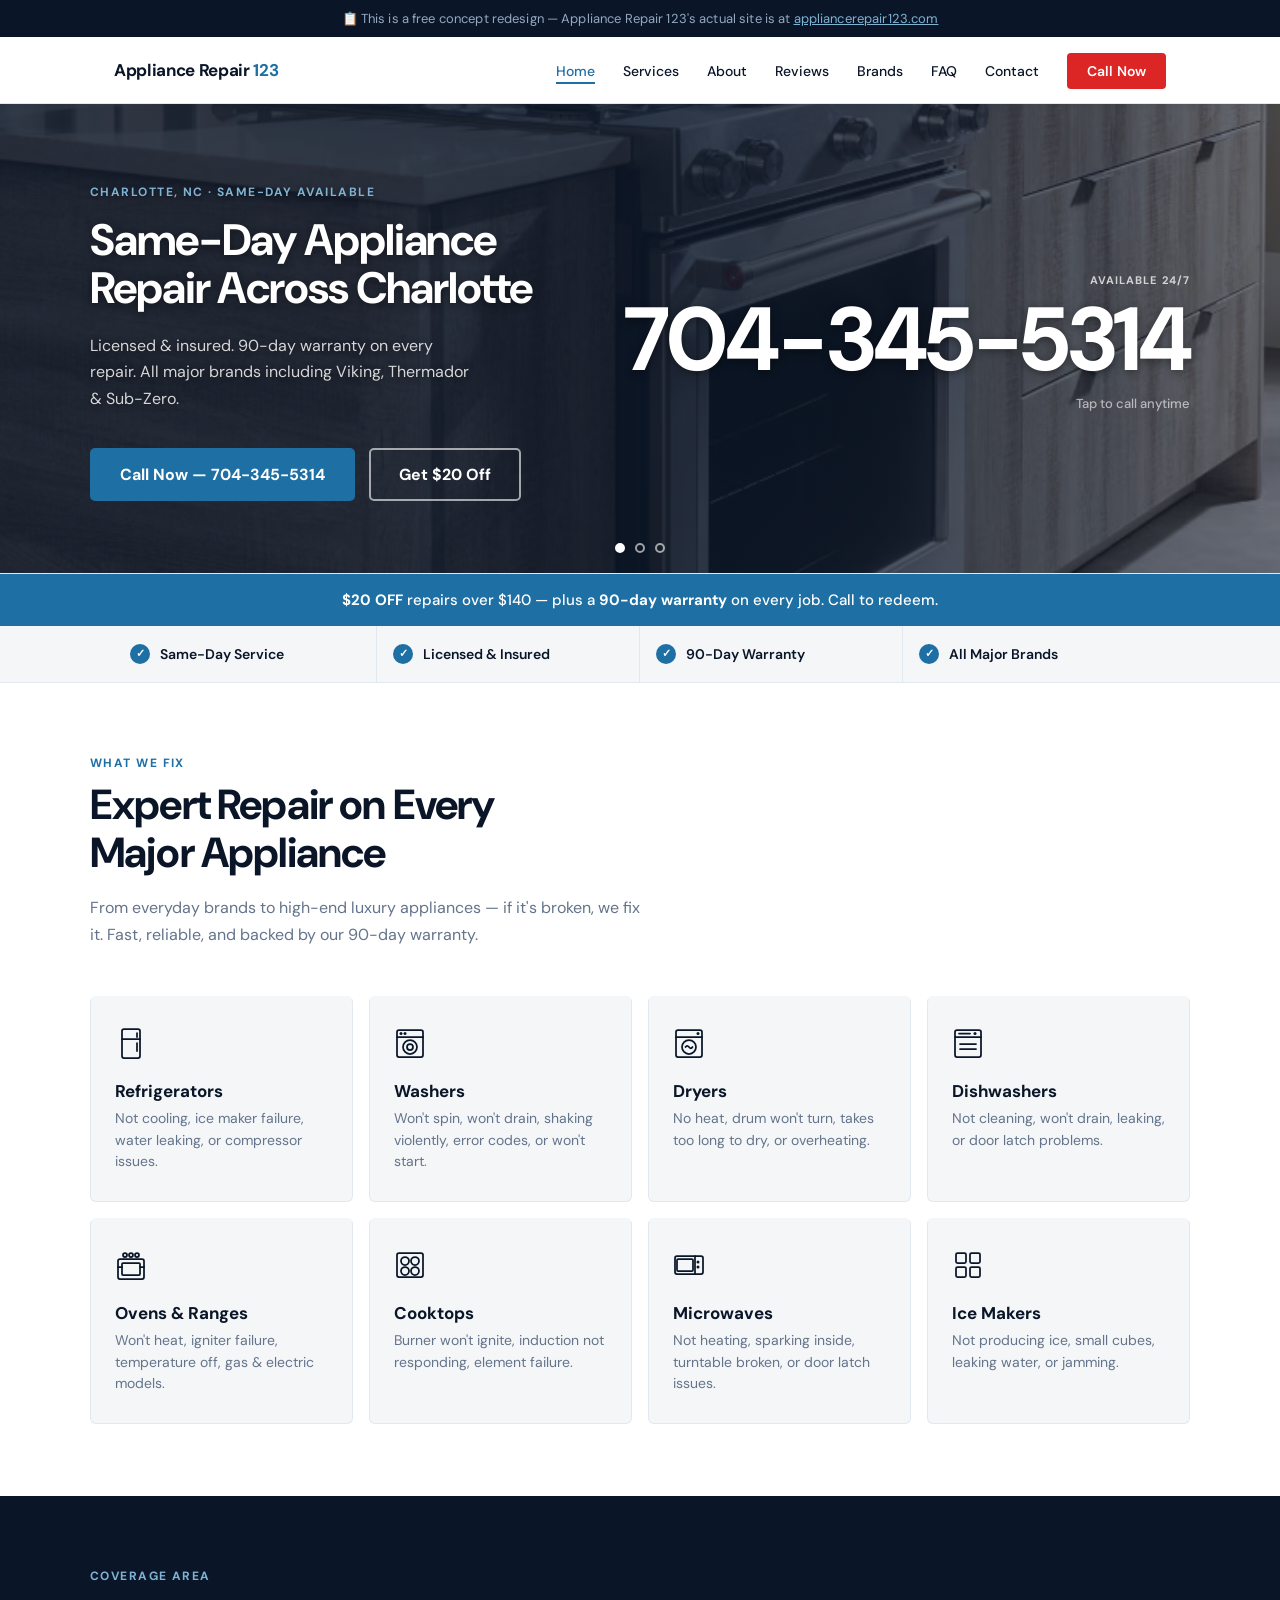
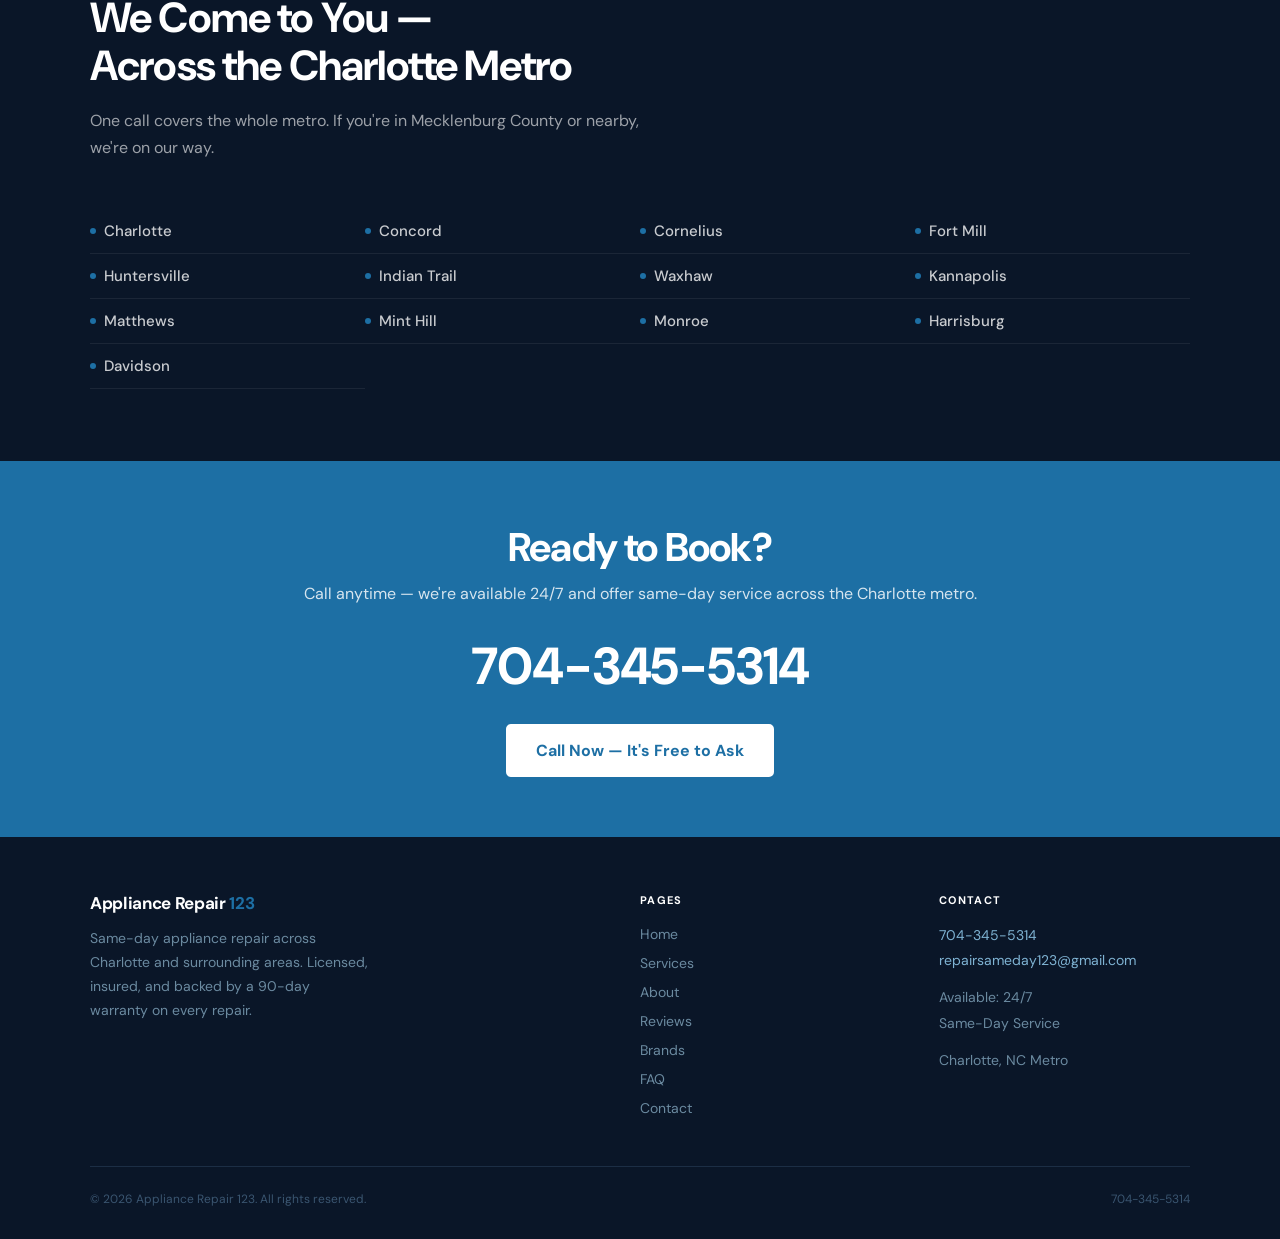
<file: index.html>
<!DOCTYPE html>
<html lang="en">
<head>
  <meta charset="UTF-8">
  <meta name="viewport" content="width=device-width, initial-scale=1.0">
  <title>Appliance Repair 123 — Same-Day Repair in Charlotte, NC</title>
  <meta name="description" content="Same-day appliance repair across the Charlotte metro. Licensed & insured. 90-day warranty. All major brands including Viking, Thermador & Sub-Zero. Call 704-345-5314.">
  <link rel="preconnect" href="https://fonts.googleapis.com">
  <link rel="preconnect" href="https://fonts.gstatic.com" crossorigin>
  <link href="https://fonts.googleapis.com/css2?family=DM+Sans:wght@400;500;700&display=swap" rel="stylesheet">
  <link rel="stylesheet" href="css/styles.css">
</head>
<body>

  <div class="concept-banner">
    📋 This is a free concept redesign — Appliance Repair 123's actual site is at <a href="https://appliancerepair123.com" target="_blank" rel="noopener">appliancerepair123.com</a>
  </div>

  <nav>
    <div class="nav-inner">
      <a href="index.html" class="nav-logo">Appliance Repair <span>123</span></a>
      <ul class="nav-links">
        <li><a href="index.html" class="active">Home</a></li>
        <li><a href="services.html">Services</a></li>
        <li><a href="about.html">About</a></li>
        <li><a href="testimonials.html">Reviews</a></li>
        <li><a href="brands.html">Brands</a></li>
        <li><a href="faq.html">FAQ</a></li>
        <li><a href="contact.html">Contact</a></li>
        <li><a href="tel:7043455314" class="nav-cta">Call Now</a></li>
      </ul>
      <button class="hamburger" id="hamburger" aria-label="Open menu">
        <span></span><span></span><span></span>
      </button>
    </div>
    <div class="mobile-menu" id="mobileMenu">
      <ul>
        <li><a href="index.html" class="active">Home</a></li>
        <li><a href="services.html">Services</a></li>
        <li><a href="about.html">About</a></li>
        <li><a href="testimonials.html">Reviews</a></li>
        <li><a href="brands.html">Brands</a></li>
        <li><a href="faq.html">FAQ</a></li>
        <li><a href="contact.html">Contact</a></li>
        <li><a href="tel:7043455314">📞 Call 704-345-5314</a></li>
      </ul>
    </div>
  </nav>

  <!-- HERO -->
  <section class="hero">
    <div class="hero-slides">
      <div class="hero-slide active" style="background-image: url('images/Range-image.avif');"></div>
      <div class="hero-slide" style="background-image: url('images/laundry.webp');"></div>
      <div class="hero-slide" style="background-image: url('images/knobs.jpg');"></div>
    </div>
    <div class="hero-overlay"></div>

    <div class="hero-inner">
      <div class="hero-content">
        <p class="hero-eyebrow">Charlotte, NC · Same-Day Available</p>
        <h1>Same-Day Appliance<br>Repair Across Charlotte</h1>
        <p class="hero-sub">Licensed &amp; insured. 90-day warranty on every repair. All major brands including Viking, Thermador &amp; Sub-Zero.</p>
        <div class="hero-ctas">
          <a href="tel:7043455314" class="btn-primary">Call Now — 704-345-5314</a>
          <a href="#offer" class="btn-outline">Get $20 Off</a>
        </div>
      </div>
      <div class="hero-phone-wrap">
        <p class="hero-phone-label">Available 24/7</p>
        <a href="tel:7043455314" class="hero-phone">704-345-5314</a>
        <p class="hero-phone-sub">Tap to call anytime</p>
      </div>
    </div>

    <div class="hero-dots">
      <button class="hero-dot active" data-index="0" aria-label="Slide 1"></button>
      <button class="hero-dot" data-index="1" aria-label="Slide 2"></button>
      <button class="hero-dot" data-index="2" aria-label="Slide 3"></button>
    </div>
  </section>

  <!-- OFFER BANNER -->
  <div class="offer-banner" id="offer">
    <p><strong>$20 OFF</strong> repairs over $140 — plus a <strong>90-day warranty</strong> on every job. Call to redeem.</p>
  </div>

  <!-- TRUST BAR -->
  <div class="trust-bar">
    <div class="trust-inner">
      <div class="trust-item"><span class="trust-check">✓</span> Same-Day Service</div>
      <div class="trust-item"><span class="trust-check">✓</span> Licensed &amp; Insured</div>
      <div class="trust-item"><span class="trust-check">✓</span> 90-Day Warranty</div>
      <div class="trust-item"><span class="trust-check">✓</span> All Major Brands</div>
    </div>
  </div>

  <!-- SERVICES GRID -->
  <section class="services-section">
    <div class="section-inner">
      <p class="section-eyebrow">What We Fix</p>
      <h2 class="section-title">Expert Repair on Every<br>Major Appliance</h2>
      <p class="section-sub">From everyday brands to high-end luxury appliances — if it's broken, we fix it. Fast, reliable, and backed by our 90-day warranty.</p>
      <div class="services-grid">

        <div class="service-card">
          <div class="card-icon"><svg width="32" height="32" viewBox="0 0 32 32" fill="none" stroke="#0a1628" stroke-width="1.75" stroke-linecap="round" stroke-linejoin="round"><rect x="7" y="2" width="18" height="29" rx="2"/><line x1="7" y1="12" x2="25" y2="12"/><line x1="22" y1="6" x2="22" y2="10"/><line x1="22" y1="16" x2="22" y2="24"/></svg></div>
          <h3>Refrigerators</h3>
          <p>Not cooling, ice maker failure, water leaking, or compressor issues.</p>
        </div>

        <div class="service-card">
          <div class="card-icon"><svg width="32" height="32" viewBox="0 0 32 32" fill="none" stroke="#0a1628" stroke-width="1.75" stroke-linecap="round" stroke-linejoin="round"><rect x="3" y="3" width="26" height="27" rx="2"/><line x1="3" y1="10" x2="29" y2="10"/><circle cx="16" cy="20" r="7"/><circle cx="16" cy="20" r="3"/><circle cx="7" cy="6.5" r="1.5" fill="#0a1628" stroke="none"/><circle cx="11" cy="6.5" r="1.5" fill="#0a1628" stroke="none"/></svg></div>
          <h3>Washers</h3>
          <p>Won't spin, won't drain, shaking violently, error codes, or won't start.</p>
        </div>

        <div class="service-card">
          <div class="card-icon"><svg width="32" height="32" viewBox="0 0 32 32" fill="none" stroke="#0a1628" stroke-width="1.75" stroke-linecap="round" stroke-linejoin="round"><rect x="3" y="3" width="26" height="27" rx="2"/><line x1="3" y1="10" x2="29" y2="10"/><circle cx="16" cy="20" r="7"/><path d="M12.5 20 Q14 17.5 16 20 Q18 22.5 19.5 20"/><circle cx="25" cy="6.5" r="1.5" fill="#0a1628" stroke="none"/></svg></div>
          <h3>Dryers</h3>
          <p>No heat, drum won't turn, takes too long to dry, or overheating.</p>
        </div>

        <div class="service-card">
          <div class="card-icon"><svg width="32" height="32" viewBox="0 0 32 32" fill="none" stroke="#0a1628" stroke-width="1.75" stroke-linecap="round" stroke-linejoin="round"><rect x="3" y="3" width="26" height="27" rx="2"/><line x1="3" y1="10" x2="29" y2="10"/><line x1="8" y1="17" x2="24" y2="17"/><line x1="8" y1="22" x2="24" y2="22"/><line x1="7" y1="6.5" x2="18" y2="6.5"/><circle cx="23" cy="6.5" r="1.5" fill="#0a1628" stroke="none"/></svg></div>
          <h3>Dishwashers</h3>
          <p>Not cleaning, won't drain, leaking, or door latch problems.</p>
        </div>

        <div class="service-card">
          <div class="card-icon"><svg width="32" height="32" viewBox="0 0 32 32" fill="none" stroke="#0a1628" stroke-width="1.75" stroke-linecap="round" stroke-linejoin="round"><circle cx="10" cy="6" r="2"/><circle cx="16" cy="6" r="2"/><circle cx="22" cy="6" r="2"/><rect x="3" y="10" width="26" height="20" rx="2"/><rect x="7" y="14" width="18" height="12" rx="1"/><line x1="3" y1="18" x2="7" y2="18"/><line x1="25" y1="18" x2="29" y2="18"/></svg></div>
          <h3>Ovens &amp; Ranges</h3>
          <p>Won't heat, igniter failure, temperature off, gas &amp; electric models.</p>
        </div>

        <div class="service-card">
          <div class="card-icon"><svg width="32" height="32" viewBox="0 0 32 32" fill="none" stroke="#0a1628" stroke-width="1.75" stroke-linecap="round" stroke-linejoin="round"><rect x="3" y="4" width="26" height="24" rx="2"/><circle cx="11" cy="12" r="4"/><circle cx="21" cy="12" r="4"/><circle cx="11" cy="22" r="4"/><circle cx="21" cy="22" r="4"/></svg></div>
          <h3>Cooktops</h3>
          <p>Burner won't ignite, induction not responding, element failure.</p>
        </div>

        <div class="service-card">
          <div class="card-icon"><svg width="32" height="32" viewBox="0 0 32 32" fill="none" stroke="#0a1628" stroke-width="1.75" stroke-linecap="round" stroke-linejoin="round"><rect x="2" y="7" width="28" height="18" rx="2"/><line x1="22" y1="7" x2="22" y2="25"/><rect x="4" y="10" width="16" height="12" rx="1"/><circle cx="25" cy="13" r="1.5" fill="#0a1628" stroke="none"/><circle cx="25" cy="18" r="1.5" fill="#0a1628" stroke="none"/></svg></div>
          <h3>Microwaves</h3>
          <p>Not heating, sparking inside, turntable broken, or door latch issues.</p>
        </div>

        <div class="service-card">
          <div class="card-icon"><svg width="32" height="32" viewBox="0 0 32 32" fill="none" stroke="#0a1628" stroke-width="1.75" stroke-linecap="round" stroke-linejoin="round"><rect x="4" y="4" width="10" height="10" rx="1.5"/><rect x="18" y="4" width="10" height="10" rx="1.5"/><rect x="4" y="18" width="10" height="10" rx="1.5"/><rect x="18" y="18" width="10" height="10" rx="1.5"/></svg></div>
          <h3>Ice Makers</h3>
          <p>Not producing ice, small cubes, leaking water, or jamming.</p>
        </div>

      </div>
    </div>
  </section>

  <!-- SERVICE AREA -->
  <section class="service-area">
    <div class="section-inner">
      <p class="section-eyebrow">Coverage Area</p>
      <h2 class="section-title">We Come to You —<br>Across the Charlotte Metro</h2>
      <p class="section-sub">One call covers the whole metro. If you're in Mecklenburg County or nearby, we're on our way.</p>
      <div class="cities-grid">
        <div class="city-item">Charlotte</div>
        <div class="city-item">Concord</div>
        <div class="city-item">Cornelius</div>
        <div class="city-item">Fort Mill</div>
        <div class="city-item">Huntersville</div>
        <div class="city-item">Indian Trail</div>
        <div class="city-item">Waxhaw</div>
        <div class="city-item">Kannapolis</div>
        <div class="city-item">Matthews</div>
        <div class="city-item">Mint Hill</div>
        <div class="city-item">Monroe</div>
        <div class="city-item">Harrisburg</div>
        <div class="city-item">Davidson</div>
      </div>
    </div>
  </section>

  <!-- CTA STRIP -->
  <div class="cta-strip">
    <h2>Ready to Book?</h2>
    <p>Call anytime — we're available 24/7 and offer same-day service across the Charlotte metro.</p>
    <a href="tel:7043455314" class="phone-link">704-345-5314</a>
    <a href="tel:7043455314" class="btn-white">Call Now — It's Free to Ask</a>
  </div>

  <!-- FOOTER -->
  <footer>
    <div class="footer-inner">
      <div class="footer-grid">
        <div class="footer-brand">
          <a href="index.html" class="nav-logo">Appliance Repair <span>123</span></a>
          <p>Same-day appliance repair across Charlotte and surrounding areas. Licensed, insured, and backed by a 90-day warranty on every repair.</p>
        </div>
        <div>
          <h4>Pages</h4>
          <ul>
            <li><a href="index.html">Home</a></li>
            <li><a href="services.html">Services</a></li>
            <li><a href="about.html">About</a></li>
            <li><a href="testimonials.html">Reviews</a></li>
            <li><a href="brands.html">Brands</a></li>
            <li><a href="faq.html">FAQ</a></li>
            <li><a href="contact.html">Contact</a></li>
          </ul>
        </div>
        <div class="footer-info">
          <h4>Contact</h4>
          <p><a href="tel:7043455314">704-345-5314</a></p>
          <p><a href="mailto:repairsameday123@gmail.com">repairsameday123@gmail.com</a></p>
          <p style="margin-top:12px;">Available: 24/7<br>Same-Day Service</p>
          <p style="margin-top:12px;">Charlotte, NC Metro</p>
        </div>
      </div>
      <hr class="footer-divider">
      <div class="footer-bottom">
        <span>© 2026 Appliance Repair 123. All rights reserved.</span>
        <span><a href="tel:7043455314">704-345-5314</a></span>
      </div>
    </div>
  </footer>

  <script src="main.js"></script>
  <script>
    const slides = document.querySelectorAll('.hero-slide');
    const dots = document.querySelectorAll('.hero-dot');
    let current = 0;
    let paused = false;

    function goTo(n) {
      slides[current].classList.remove('active');
      dots[current].classList.remove('active');
      current = (n + slides.length) % slides.length;
      slides[current].classList.add('active');
      dots[current].classList.add('active');
    }

    dots.forEach(dot => {
      dot.addEventListener('click', () => {
        goTo(parseInt(dot.dataset.index));
        paused = true;
        setTimeout(() => paused = false, 6000);
      });
    });

    document.querySelector('.hero').addEventListener('mouseenter', () => paused = true);
    document.querySelector('.hero').addEventListener('mouseleave', () => paused = false);

    setInterval(() => { if (!paused) goTo(current + 1); }, 5000);
  </script>
</body>
</html>
</file>
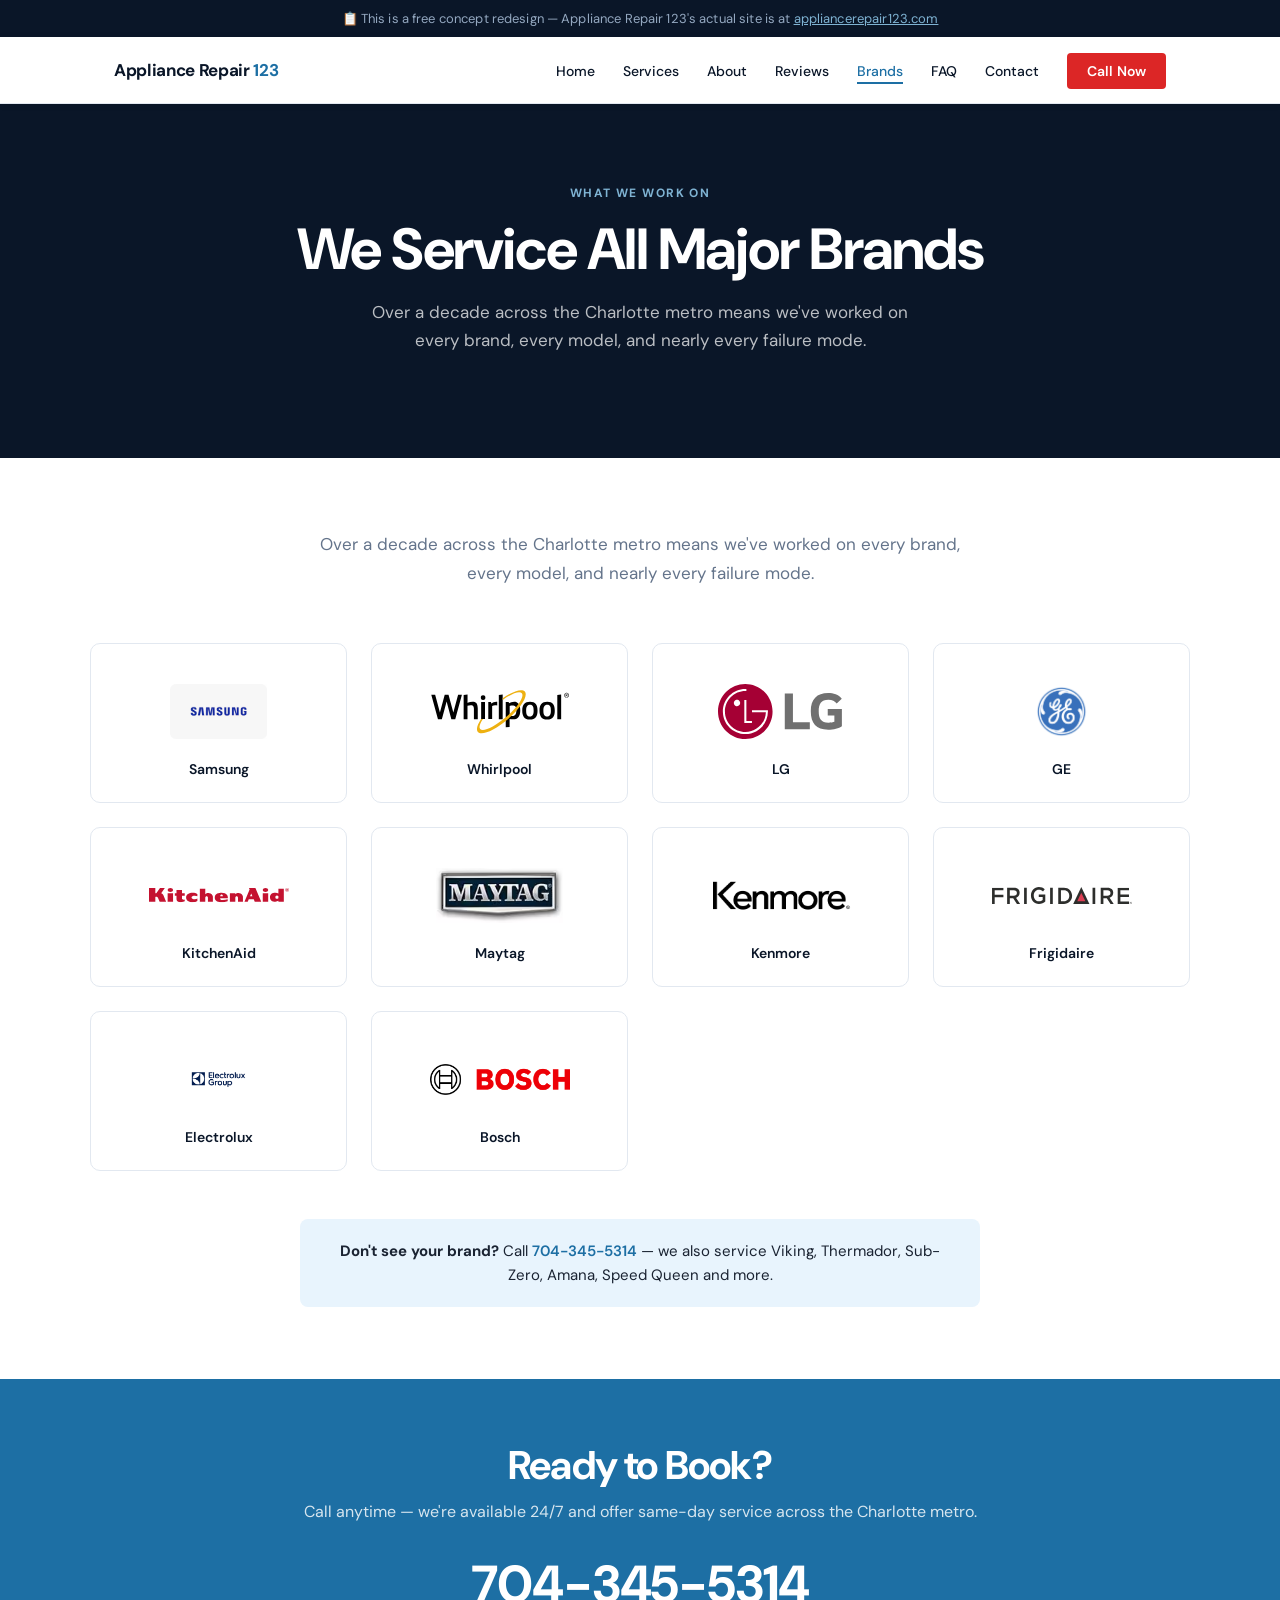
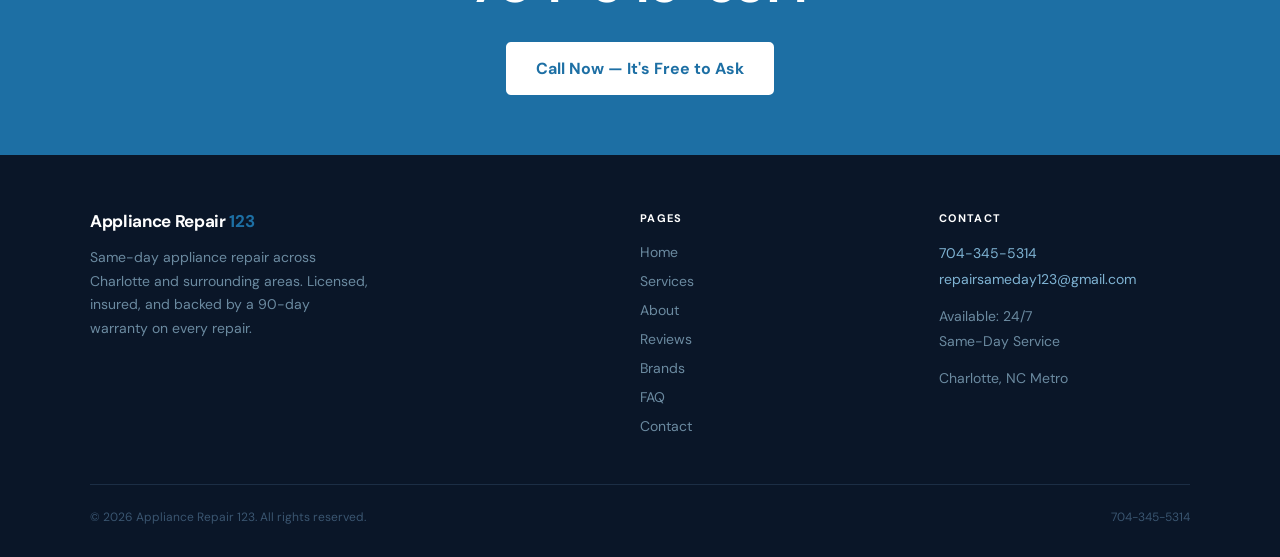
<file: brands.html>
<!DOCTYPE html>
<html lang="en">
<head>
  <meta charset="UTF-8">
  <meta name="viewport" content="width=device-width, initial-scale=1.0">
  <title>Brands We Service — Appliance Repair 123 Charlotte NC</title>
  <meta name="description" content="Appliance Repair 123 services all major brands including Samsung, LG, Whirlpool, GE, KitchenAid, Maytag, Bosch, Frigidaire, Viking, Thermador, and Sub-Zero in Charlotte NC.">
  <link rel="preconnect" href="https://fonts.googleapis.com">
  <link rel="preconnect" href="https://fonts.gstatic.com" crossorigin>
  <link href="https://fonts.googleapis.com/css2?family=DM+Sans:wght@400;500;700&display=swap" rel="stylesheet">
  <link rel="stylesheet" href="css/styles.css">
  <style>
    .brands-section { padding: 72px 24px; background: var(--white); }
    .brands-intro {
      max-width: 680px;
      margin: 0 auto 56px;
      text-align: center;
      font-size: 17px;
      color: var(--muted);
      line-height: 1.7;
    }
    .brands-grid {
      display: grid;
      grid-template-columns: repeat(4, 1fr);
      gap: 24px;
      max-width: 1100px;
      margin: 0 auto;
    }
    .brand-card {
      background: var(--white);
      border: 1px solid var(--border);
      border-radius: 10px;
      padding: 32px 20px 24px;
      display: flex;
      flex-direction: column;
      align-items: center;
      transition: box-shadow 0.15s, transform 0.15s;
    }
    .brand-card:hover { box-shadow: 0 4px 18px rgba(0,0,0,0.09); transform: translateY(-2px); }
    .brand-logo-wrap {
      height: 70px;
      display: flex;
      align-items: center;
      justify-content: center;
      margin-bottom: 14px;
    }
    .brand-logo {
      max-height: 55px;
      max-width: 140px;
      width: auto;
      height: auto;
      object-fit: contain;
      display: block;
    }
    .brand-name {
      font-size: 14px;
      font-weight: 600;
      color: var(--navy);
      text-align: center;
    }
    .brands-note {
      max-width: 680px;
      margin: 48px auto 0;
      text-align: center;
      padding: 20px 28px;
      background: var(--blue-light);
      border-radius: 8px;
      font-size: 15px;
      color: var(--text);
      line-height: 1.6;
    }
    .brands-note a {
      color: var(--blue);
      font-weight: 600;
      text-decoration: none;
    }
    .brands-note a:hover { text-decoration: underline; }

    @media (max-width: 900px) {
      .brands-grid { grid-template-columns: repeat(3, 1fr); }
    }
    @media (max-width: 600px) {
      .brands-grid { grid-template-columns: repeat(2, 1fr); }
    }
  </style>
</head>
<body>

  <div class="concept-banner">
    📋 This is a free concept redesign — Appliance Repair 123's actual site is at <a href="https://appliancerepair123.com" target="_blank" rel="noopener">appliancerepair123.com</a>
  </div>

  <nav>
    <div class="nav-inner">
      <a href="index.html" class="nav-logo">Appliance Repair <span>123</span></a>
      <ul class="nav-links">
        <li><a href="index.html">Home</a></li>
        <li><a href="services.html">Services</a></li>
        <li><a href="about.html">About</a></li>
        <li><a href="testimonials.html">Reviews</a></li>
        <li><a href="brands.html" class="active">Brands</a></li>
        <li><a href="faq.html">FAQ</a></li>
        <li><a href="contact.html">Contact</a></li>
        <li><a href="tel:7043455314" class="nav-cta">Call Now</a></li>
      </ul>
      <button class="hamburger" id="hamburger" aria-label="Open menu">
        <span></span><span></span><span></span>
      </button>
    </div>
    <div class="mobile-menu" id="mobileMenu">
      <ul>
        <li><a href="index.html">Home</a></li>
        <li><a href="services.html">Services</a></li>
        <li><a href="about.html">About</a></li>
        <li><a href="testimonials.html">Reviews</a></li>
        <li><a href="brands.html" class="active">Brands</a></li>
        <li><a href="faq.html">FAQ</a></li>
        <li><a href="contact.html">Contact</a></li>
        <li><a href="tel:7043455314">📞 Call 704-345-5314</a></li>
      </ul>
    </div>
  </nav>

  <div class="page-hero">
    <p class="eyebrow">What We Work On</p>
    <h1>We Service All Major Brands</h1>
    <p>Over a decade across the Charlotte metro means we've worked on every brand, every model, and nearly every failure mode.</p>
  </div>

  <section class="brands-section">
    <div class="section-inner">
      <div class="brands-intro">
        Over a decade across the Charlotte metro means we've worked on every brand, every model, and nearly every failure mode.
      </div>

      <div class="brands-grid">

        <div class="brand-card">
          <div class="brand-logo-wrap">
            <img src="images/samsung.avif" alt="Samsung" class="brand-logo" style="width:130px;">
          </div>
          <span class="brand-name">Samsung</span>
        </div>

        <div class="brand-card">
          <div class="brand-logo-wrap">
            <img src="images/Whirlpool.svg" alt="Whirlpool" class="brand-logo">
          </div>
          <span class="brand-name">Whirlpool</span>
        </div>

        <div class="brand-card">
          <div class="brand-logo-wrap">
            <img src="images/lg.svg" alt="LG" class="brand-logo">
          </div>
          <span class="brand-name">LG</span>
        </div>

        <div class="brand-card">
          <div class="brand-logo-wrap">
            <img src="images/ge.png" alt="GE" class="brand-logo">
          </div>
          <span class="brand-name">GE</span>
        </div>

        <div class="brand-card">
          <div class="brand-logo-wrap">
            <img src="images/kitchenaid.svg" alt="KitchenAid" class="brand-logo">
          </div>
          <span class="brand-name">KitchenAid</span>
        </div>

        <div class="brand-card">
          <div class="brand-logo-wrap">
            <img src="images/Maytag.avif" alt="Maytag" class="brand-logo">
          </div>
          <span class="brand-name">Maytag</span>
        </div>

        <div class="brand-card">
          <div class="brand-logo-wrap">
            <img src="images/kenmore.png" alt="Kenmore" class="brand-logo">
          </div>
          <span class="brand-name">Kenmore</span>
        </div>

        <div class="brand-card">
          <div class="brand-logo-wrap">
            <img src="images/frigidaire-elements-logos-color.svg" alt="Frigidaire" class="brand-logo">
          </div>
          <span class="brand-name">Frigidaire</span>
        </div>

        <div class="brand-card">
          <div class="brand-logo-wrap">
            <img src="images/Electrolux-logo-blue-2022.png" alt="Electrolux" class="brand-logo" style="width:130px;">
          </div>
          <span class="brand-name">Electrolux</span>
        </div>

        <div class="brand-card">
          <div class="brand-logo-wrap">
            <img src="images/bosch-com-wordmark.png" alt="Bosch" class="brand-logo">
          </div>
          <span class="brand-name">Bosch</span>
        </div>

      </div>

      <div class="brands-note">
        <strong>Don't see your brand?</strong> Call <a href="tel:7043455314">704-345-5314</a> — we also service Viking, Thermador, Sub-Zero, Amana, Speed Queen and more.
      </div>
    </div>
  </section>

  <!-- CTA STRIP -->
  <div class="cta-strip">
    <h2>Ready to Book?</h2>
    <p>Call anytime — we're available 24/7 and offer same-day service across the Charlotte metro.</p>
    <a href="tel:7043455314" class="phone-link">704-345-5314</a>
    <a href="tel:7043455314" class="btn-white">Call Now — It's Free to Ask</a>
  </div>

  <!-- FOOTER -->
  <footer>
    <div class="footer-inner">
      <div class="footer-grid">
        <div class="footer-brand">
          <a href="index.html" class="nav-logo">Appliance Repair <span>123</span></a>
          <p>Same-day appliance repair across Charlotte and surrounding areas. Licensed, insured, and backed by a 90-day warranty on every repair.</p>
        </div>
        <div>
          <h4>Pages</h4>
          <ul>
            <li><a href="index.html">Home</a></li>
            <li><a href="services.html">Services</a></li>
            <li><a href="about.html">About</a></li>
            <li><a href="testimonials.html">Reviews</a></li>
            <li><a href="brands.html">Brands</a></li>
            <li><a href="faq.html">FAQ</a></li>
            <li><a href="contact.html">Contact</a></li>
          </ul>
        </div>
        <div class="footer-info">
          <h4>Contact</h4>
          <p><a href="tel:7043455314">704-345-5314</a></p>
          <p><a href="mailto:repairsameday123@gmail.com">repairsameday123@gmail.com</a></p>
          <p style="margin-top:12px;">Available: 24/7<br>Same-Day Service</p>
          <p style="margin-top:12px;">Charlotte, NC Metro</p>
        </div>
      </div>
      <hr class="footer-divider">
      <div class="footer-bottom">
        <span>© 2026 Appliance Repair 123. All rights reserved.</span>
        <span><a href="tel:7043455314">704-345-5314</a></span>
      </div>
    </div>
  </footer>

  <script src="main.js"></script>
</body>
</html>
</file>
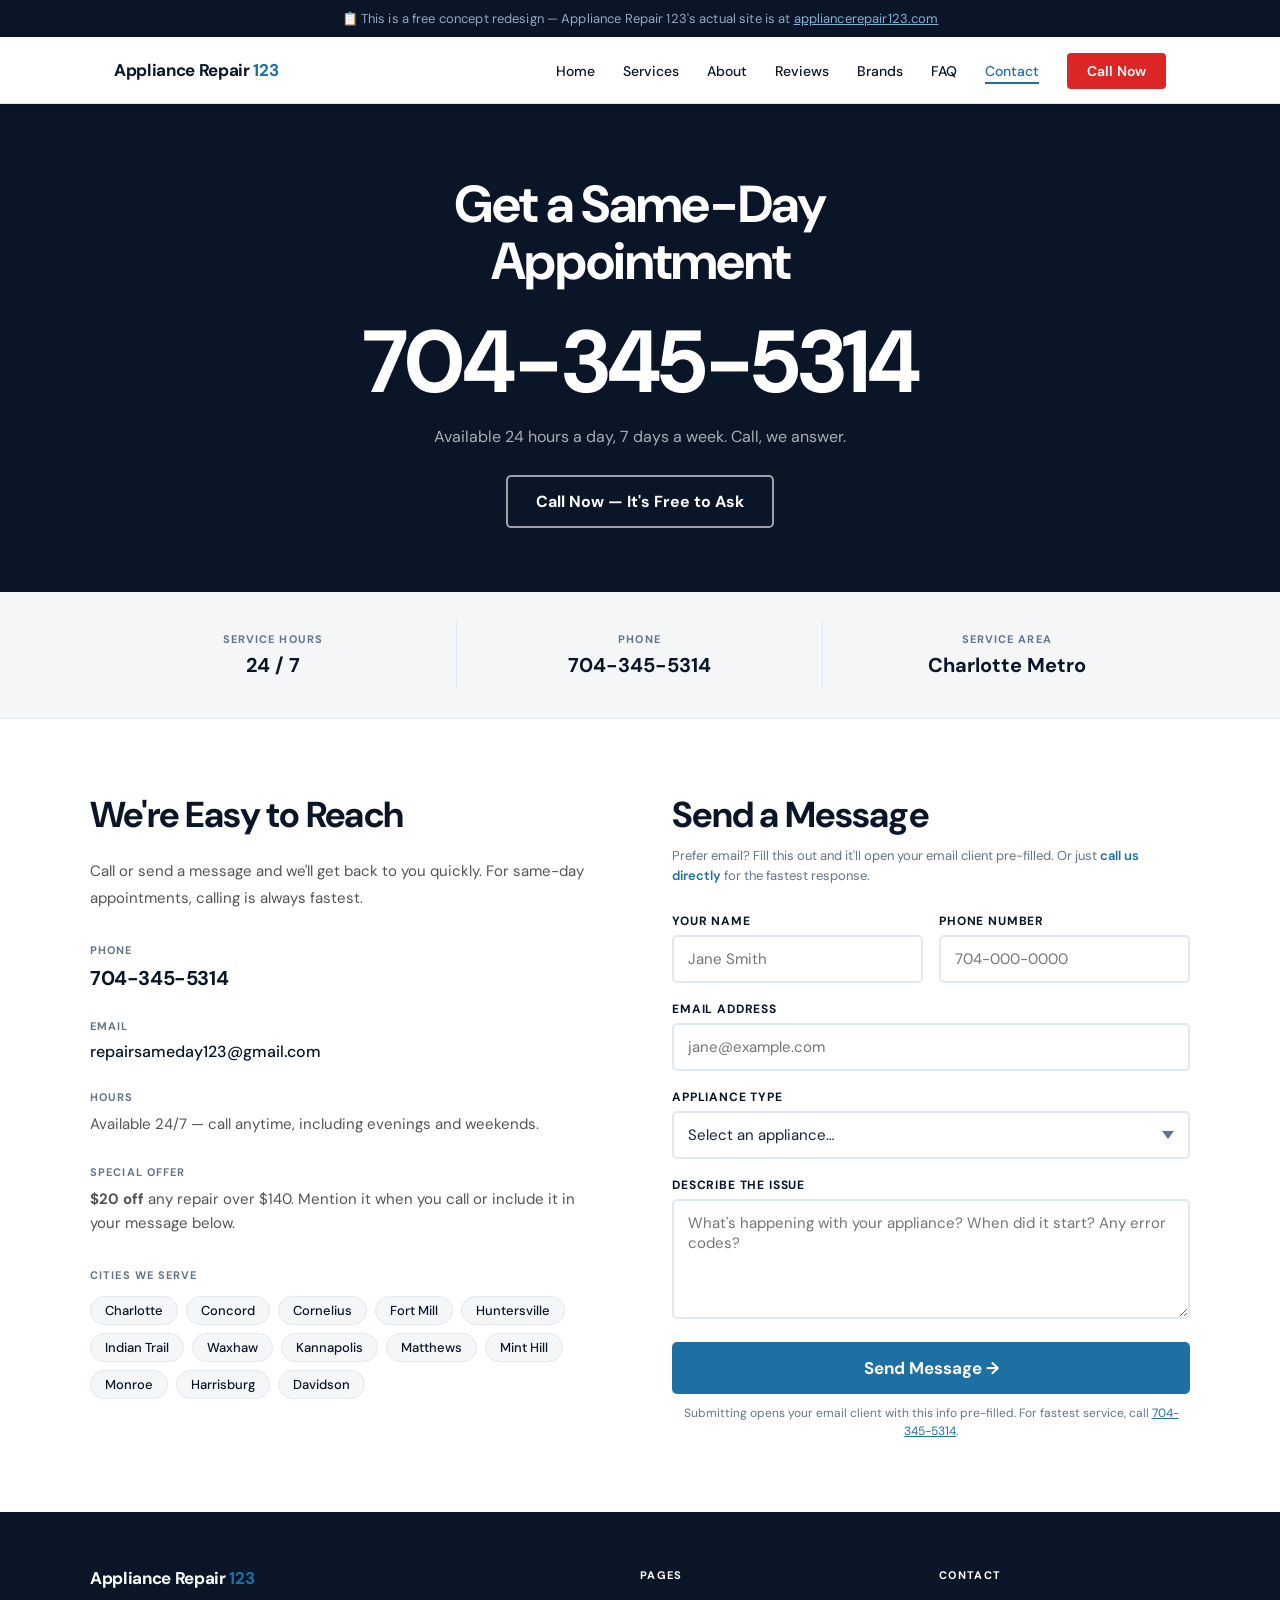
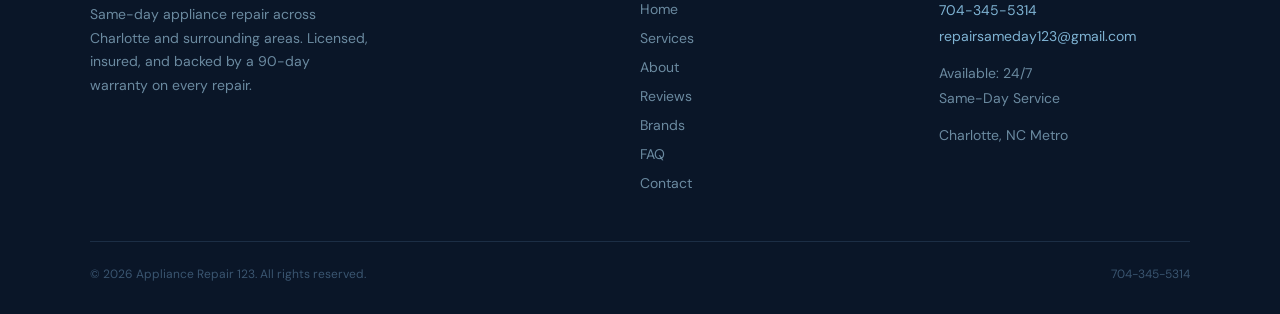
<file: contact.html>
<!DOCTYPE html>
<html lang="en">
<head>
  <meta charset="UTF-8">
  <meta name="viewport" content="width=device-width, initial-scale=1.0">
  <title>Contact — Appliance Repair 123 Charlotte NC</title>
  <meta name="description" content="Call Appliance Repair 123 at 704-345-5314. Available 24/7. Same-day service across the Charlotte metro. Email: repairsameday123@gmail.com.">
  <link rel="preconnect" href="https://fonts.googleapis.com">
  <link rel="preconnect" href="https://fonts.gstatic.com" crossorigin>
  <link href="https://fonts.googleapis.com/css2?family=DM+Sans:wght@400;500;700&display=swap" rel="stylesheet">
  <link rel="stylesheet" href="css/styles.css">
</head>
<body>

  <div class="concept-banner">
    📋 This is a free concept redesign — Appliance Repair 123's actual site is at <a href="https://appliancerepair123.com" target="_blank" rel="noopener">appliancerepair123.com</a>
  </div>

  <nav>
    <div class="nav-inner">
      <a href="index.html" class="nav-logo">Appliance Repair <span>123</span></a>
      <ul class="nav-links">
        <li><a href="index.html">Home</a></li>
        <li><a href="services.html">Services</a></li>
        <li><a href="about.html">About</a></li>
        <li><a href="testimonials.html">Reviews</a></li>
        <li><a href="brands.html">Brands</a></li>
        <li><a href="faq.html">FAQ</a></li>
        <li><a href="contact.html" class="active">Contact</a></li>
        <li><a href="tel:7043455314" class="nav-cta">Call Now</a></li>
      </ul>
      <button class="hamburger" id="hamburger" aria-label="Open menu">
        <span></span><span></span><span></span>
      </button>
    </div>
    <div class="mobile-menu" id="mobileMenu">
      <ul>
        <li><a href="index.html">Home</a></li>
        <li><a href="services.html">Services</a></li>
        <li><a href="about.html">About</a></li>
        <li><a href="testimonials.html">Reviews</a></li>
        <li><a href="brands.html">Brands</a></li>
        <li><a href="faq.html">FAQ</a></li>
        <li><a href="contact.html" class="active">Contact</a></li>
        <li><a href="tel:7043455314">📞 Call 704-345-5314</a></li>
      </ul>
    </div>
  </nav>

  <!-- CONTACT HERO -->
  <div class="contact-hero">
    <h1>Get a Same-Day<br>Appointment</h1>
    <a href="tel:7043455314" class="big-phone">704-345-5314</a>
    <p>Available 24 hours a day, 7 days a week. Call, we answer.</p>
    <a href="tel:7043455314" class="btn-outline-white">Call Now — It's Free to Ask</a>
  </div>

  <!-- HOURS BAND -->
  <div class="hours-band">
    <div class="hours-inner">
      <div class="hours-item">
        <p class="hours-label">Service Hours</p>
        <p class="hours-value">24 / 7</p>
      </div>
      <div class="hours-item">
        <p class="hours-label">Phone</p>
        <p class="hours-value"><a href="tel:7043455314" style="color: var(--navy); text-decoration: none;">704-345-5314</a></p>
      </div>
      <div class="hours-item">
        <p class="hours-label">Service Area</p>
        <p class="hours-value">Charlotte Metro</p>
      </div>
    </div>
  </div>

  <!-- CONTACT BODY -->
  <div class="contact-body">
    <div class="contact-inner">

      <!-- LEFT: Contact info -->
      <div class="contact-info">
        <h2>We're Easy to Reach</h2>
        <p>Call or send a message and we'll get back to you quickly. For same-day appointments, calling is always fastest.</p>

        <div class="info-block">
          <h3>Phone</h3>
          <a href="tel:7043455314">704-345-5314</a>
        </div>

        <div class="info-block">
          <h3>Email</h3>
          <a href="mailto:repairsameday123@gmail.com" style="font-size: 16px; font-weight: 500; letter-spacing: 0;">repairsameday123@gmail.com</a>
        </div>

        <div class="info-block">
          <h3>Hours</h3>
          <p>Available 24/7 — call anytime, including evenings and weekends.</p>
        </div>

        <div class="info-block">
          <h3>Special Offer</h3>
          <p><strong>$20 off</strong> any repair over $140. Mention it when you call or include it in your message below.</p>
        </div>

        <div class="contact-cities">
          <h3>Cities We Serve</h3>
          <div class="cities-tags">
            <span class="city-tag">Charlotte</span>
            <span class="city-tag">Concord</span>
            <span class="city-tag">Cornelius</span>
            <span class="city-tag">Fort Mill</span>
            <span class="city-tag">Huntersville</span>
            <span class="city-tag">Indian Trail</span>
            <span class="city-tag">Waxhaw</span>
            <span class="city-tag">Kannapolis</span>
            <span class="city-tag">Matthews</span>
            <span class="city-tag">Mint Hill</span>
            <span class="city-tag">Monroe</span>
            <span class="city-tag">Harrisburg</span>
            <span class="city-tag">Davidson</span>
          </div>
        </div>
      </div>

      <!-- RIGHT: Form -->
      <div class="contact-form-wrap">
        <h2>Send a Message</h2>
        <p class="form-note">Prefer email? Fill this out and it'll open your email client pre-filled. Or just <a href="tel:7043455314">call us directly</a> for the fastest response.</p>

        <form id="contactForm" novalidate>
          <div class="form-row">
            <div class="form-group">
              <label for="name">Your Name</label>
              <input type="text" id="name" name="name" placeholder="Jane Smith" required>
            </div>
            <div class="form-group">
              <label for="phone">Phone Number</label>
              <input type="tel" id="phone" name="phone" placeholder="704-000-0000" required>
            </div>
          </div>

          <div class="form-group">
            <label for="email">Email Address</label>
            <input type="email" id="email" name="email" placeholder="jane@example.com" required>
          </div>

          <div class="form-group">
            <label for="appliance">Appliance Type</label>
            <select id="appliance" name="appliance" required>
              <option value="" disabled selected>Select an appliance…</option>
              <option value="Refrigerator">Refrigerator</option>
              <option value="Washer">Washer</option>
              <option value="Dryer">Dryer</option>
              <option value="Dishwasher">Dishwasher</option>
              <option value="Oven / Range / Stove">Oven / Range / Stove</option>
              <option value="Cooktop">Cooktop</option>
              <option value="Microwave">Microwave</option>
              <option value="Ice Maker">Ice Maker</option>
              <option value="Other">Other</option>
            </select>
          </div>

          <div class="form-group">
            <label for="issue">Describe the Issue</label>
            <textarea id="issue" name="issue" placeholder="What's happening with your appliance? When did it start? Any error codes?" required></textarea>
          </div>

          <button type="submit" class="btn-submit">Send Message →</button>
          <p class="form-disclaimer">Submitting opens your email client with this info pre-filled. For fastest service, call <a href="tel:7043455314" style="color: var(--blue);">704-345-5314</a>.</p>
        </form>
      </div>

    </div>
  </div>

  <!-- FOOTER -->
  <footer>
    <div class="footer-inner">
      <div class="footer-grid">
        <div class="footer-brand">
          <a href="index.html" class="nav-logo">Appliance Repair <span>123</span></a>
          <p>Same-day appliance repair across Charlotte and surrounding areas. Licensed, insured, and backed by a 90-day warranty on every repair.</p>
        </div>
        <div>
          <h4>Pages</h4>
          <ul>
            <li><a href="index.html">Home</a></li>
            <li><a href="services.html">Services</a></li>
            <li><a href="about.html">About</a></li>
            <li><a href="testimonials.html">Reviews</a></li>
            <li><a href="brands.html">Brands</a></li>
            <li><a href="faq.html">FAQ</a></li>
            <li><a href="contact.html">Contact</a></li>
          </ul>
        </div>
        <div class="footer-info">
          <h4>Contact</h4>
          <p><a href="tel:7043455314">704-345-5314</a></p>
          <p><a href="mailto:repairsameday123@gmail.com">repairsameday123@gmail.com</a></p>
          <p style="margin-top:12px;">Available: 24/7<br>Same-Day Service</p>
          <p style="margin-top:12px;">Charlotte, NC Metro</p>
        </div>
      </div>
      <hr class="footer-divider">
      <div class="footer-bottom">
        <span>© 2026 Appliance Repair 123. All rights reserved.</span>
        <span><a href="tel:7043455314">704-345-5314</a></span>
      </div>
    </div>
  </footer>

  <script src="main.js"></script>
</body>
</html>
</file>
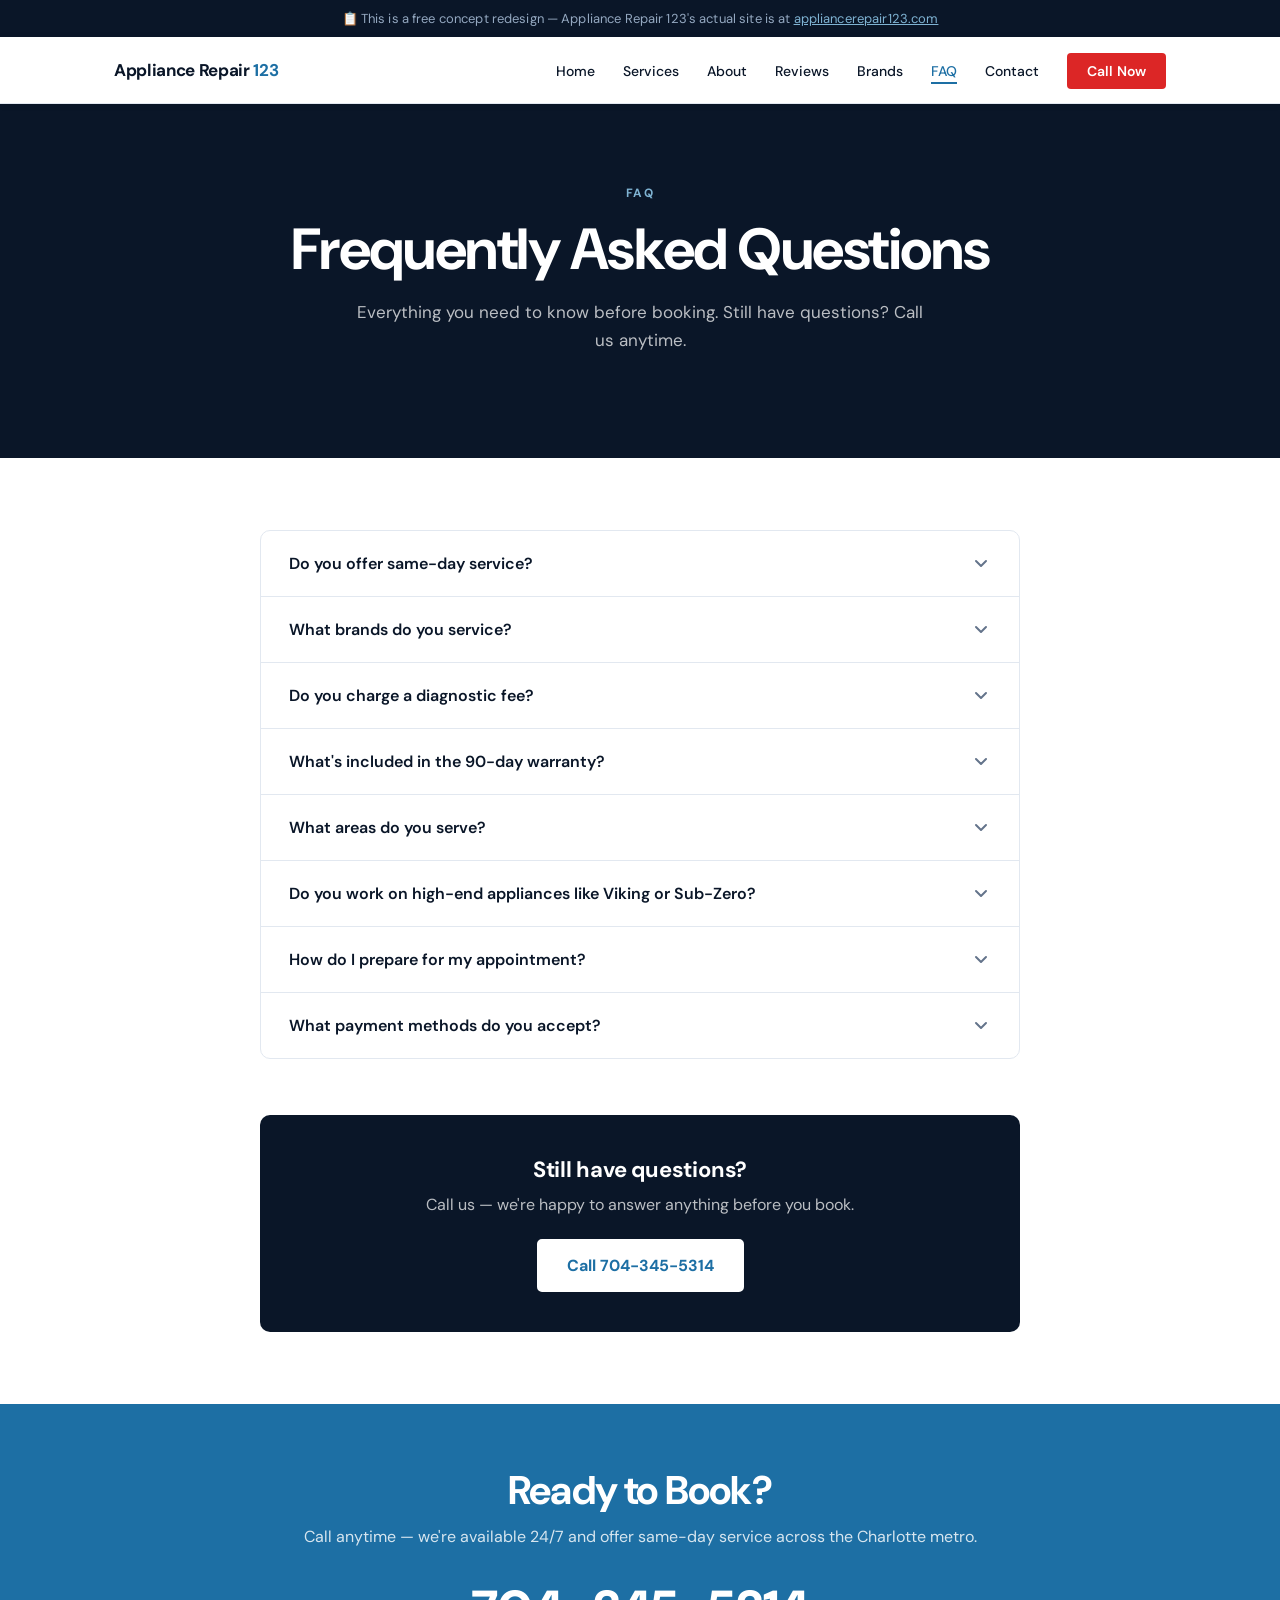
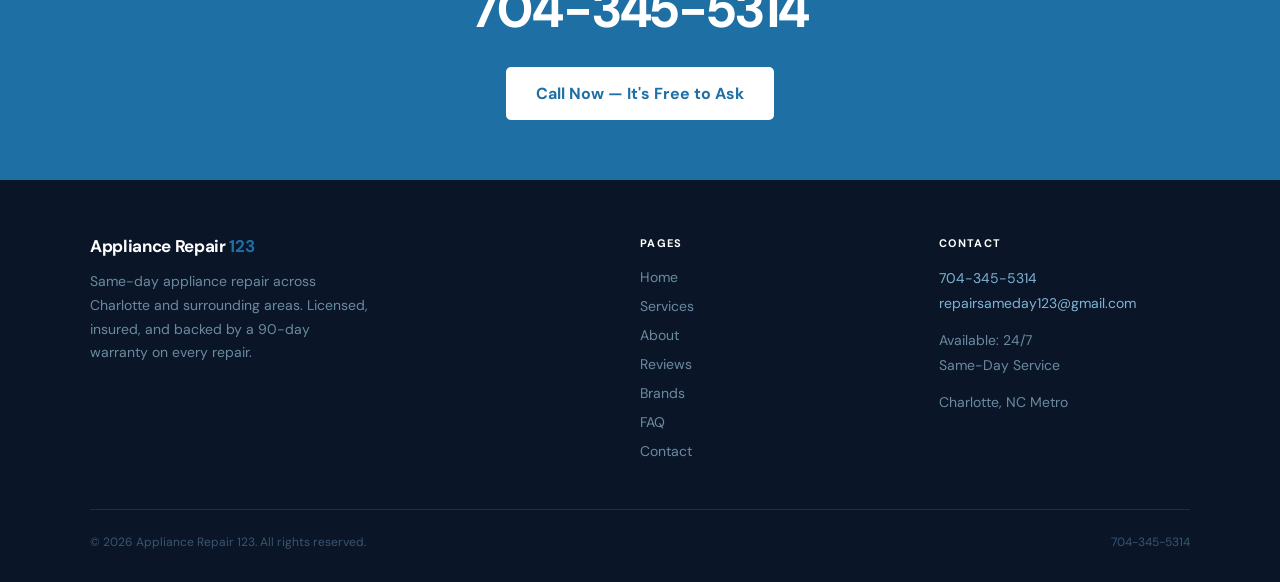
<file: faq.html>
<!DOCTYPE html>
<html lang="en">
<head>
  <meta charset="UTF-8">
  <meta name="viewport" content="width=device-width, initial-scale=1.0">
  <title>FAQ — Appliance Repair 123 Charlotte NC</title>
  <meta name="description" content="Frequently asked questions about Appliance Repair 123. Same-day service, diagnostic fees, warranty, service area, payment methods, and more.">
  <link rel="preconnect" href="https://fonts.googleapis.com">
  <link rel="preconnect" href="https://fonts.gstatic.com" crossorigin>
  <link href="https://fonts.googleapis.com/css2?family=DM+Sans:wght@400;500;700&display=swap" rel="stylesheet">
  <link rel="stylesheet" href="css/styles.css">
  <style>
    .faq-section { padding: 72px 24px; background: var(--white); }
    .faq-list {
      max-width: 760px;
      margin: 0 auto 56px;
      display: flex;
      flex-direction: column;
      gap: 0;
      border: 1px solid var(--border);
      border-radius: 10px;
      overflow: hidden;
    }
    .faq-item { border-bottom: 1px solid var(--border); }
    .faq-item:last-child { border-bottom: none; }
    .faq-question {
      width: 100%;
      background: none;
      border: none;
      padding: 22px 28px;
      display: flex;
      align-items: center;
      justify-content: space-between;
      gap: 16px;
      cursor: pointer;
      text-align: left;
      font-family: 'DM Sans', sans-serif;
      font-size: 16px;
      font-weight: 600;
      color: var(--navy);
      transition: background 0.15s;
    }
    .faq-question:hover { background: var(--grey); }
    .faq-question.open { background: var(--blue-light); color: var(--blue-dark); }
    .faq-chevron {
      flex-shrink: 0;
      width: 20px;
      height: 20px;
      transition: transform 0.2s ease;
      color: var(--muted);
    }
    .faq-question.open .faq-chevron { transform: rotate(180deg); color: var(--blue); }
    .faq-answer {
      display: none;
      padding: 0 28px 22px;
      font-size: 15px;
      color: var(--text);
      line-height: 1.7;
      background: var(--blue-light);
    }
    .faq-answer.open { display: block; }

    .faq-cta-card {
      max-width: 760px;
      margin: 0 auto;
      background: var(--navy);
      border-radius: 10px;
      padding: 40px 36px;
      text-align: center;
    }
    .faq-cta-card h3 {
      font-size: 22px;
      font-weight: 700;
      color: var(--white);
      margin-bottom: 10px;
      letter-spacing: -0.01em;
    }
    .faq-cta-card p {
      color: rgba(255,255,255,0.72);
      font-size: 16px;
      margin-bottom: 24px;
    }
  </style>
</head>
<body>

  <div class="concept-banner">
    📋 This is a free concept redesign — Appliance Repair 123's actual site is at <a href="https://appliancerepair123.com" target="_blank" rel="noopener">appliancerepair123.com</a>
  </div>

  <nav>
    <div class="nav-inner">
      <a href="index.html" class="nav-logo">Appliance Repair <span>123</span></a>
      <ul class="nav-links">
        <li><a href="index.html">Home</a></li>
        <li><a href="services.html">Services</a></li>
        <li><a href="about.html">About</a></li>
        <li><a href="testimonials.html">Reviews</a></li>
        <li><a href="brands.html">Brands</a></li>
        <li><a href="faq.html" class="active">FAQ</a></li>
        <li><a href="contact.html">Contact</a></li>
        <li><a href="tel:7043455314" class="nav-cta">Call Now</a></li>
      </ul>
      <button class="hamburger" id="hamburger" aria-label="Open menu">
        <span></span><span></span><span></span>
      </button>
    </div>
    <div class="mobile-menu" id="mobileMenu">
      <ul>
        <li><a href="index.html">Home</a></li>
        <li><a href="services.html">Services</a></li>
        <li><a href="about.html">About</a></li>
        <li><a href="testimonials.html">Reviews</a></li>
        <li><a href="brands.html">Brands</a></li>
        <li><a href="faq.html" class="active">FAQ</a></li>
        <li><a href="contact.html">Contact</a></li>
        <li><a href="tel:7043455314">📞 Call 704-345-5314</a></li>
      </ul>
    </div>
  </nav>

  <div class="page-hero">
    <p class="eyebrow">FAQ</p>
    <h1>Frequently Asked Questions</h1>
    <p>Everything you need to know before booking. Still have questions? Call us anytime.</p>
  </div>

  <section class="faq-section">
    <div class="section-inner">

      <div class="faq-list">

        <div class="faq-item">
          <button class="faq-question" aria-expanded="false">
            Do you offer same-day service?
            <svg class="faq-chevron" viewBox="0 0 20 20" fill="none" stroke="currentColor" stroke-width="2" stroke-linecap="round" stroke-linejoin="round"><polyline points="5 8 10 13 15 8"/></svg>
          </button>
          <div class="faq-answer">
            Yes — same-day service is available across the Charlotte metro. Call before noon for the best chance at a same-day appointment. We do our best to accommodate urgent calls even in the afternoon.
          </div>
        </div>

        <div class="faq-item">
          <button class="faq-question" aria-expanded="false">
            What brands do you service?
            <svg class="faq-chevron" viewBox="0 0 20 20" fill="none" stroke="currentColor" stroke-width="2" stroke-linecap="round" stroke-linejoin="round"><polyline points="5 8 10 13 15 8"/></svg>
          </button>
          <div class="faq-answer">
            We service all major brands including Samsung, LG, Whirlpool, GE, KitchenAid, Maytag, Kenmore, Bosch, and Frigidaire — plus high-end luxury brands like Viking, Thermador, and Sub-Zero. If you don't see your brand listed, just call and we'll let you know.
          </div>
        </div>

        <div class="faq-item">
          <button class="faq-question" aria-expanded="false">
            Do you charge a diagnostic fee?
            <svg class="faq-chevron" viewBox="0 0 20 20" fill="none" stroke="currentColor" stroke-width="2" stroke-linecap="round" stroke-linejoin="round"><polyline points="5 8 10 13 15 8"/></svg>
          </button>
          <div class="faq-answer">
            Yes, a flat diagnostic fee applies to every service call. The good news: if you choose to proceed with the repair, that fee is credited toward the total cost of the repair.
          </div>
        </div>

        <div class="faq-item">
          <button class="faq-question" aria-expanded="false">
            What's included in the 90-day warranty?
            <svg class="faq-chevron" viewBox="0 0 20 20" fill="none" stroke="currentColor" stroke-width="2" stroke-linecap="round" stroke-linejoin="round"><polyline points="5 8 10 13 15 8"/></svg>
          </button>
          <div class="faq-answer">
            Our 90-day warranty covers all parts and labor on every repair we perform. If the exact same issue returns within 90 days of your service date, we'll come back and fix it at no additional charge.
          </div>
        </div>

        <div class="faq-item">
          <button class="faq-question" aria-expanded="false">
            What areas do you serve?
            <svg class="faq-chevron" viewBox="0 0 20 20" fill="none" stroke="currentColor" stroke-width="2" stroke-linecap="round" stroke-linejoin="round"><polyline points="5 8 10 13 15 8"/></svg>
          </button>
          <div class="faq-answer">
            We cover the full Charlotte metro including Charlotte, Concord, Cornelius, Fort Mill, Huntersville, Indian Trail, Waxhaw, Matthews, Mint Hill, Monroe, Kannapolis, Davidson, and Harrisburg. Not sure if we cover your area? Just call and ask.
          </div>
        </div>

        <div class="faq-item">
          <button class="faq-question" aria-expanded="false">
            Do you work on high-end appliances like Viking or Sub-Zero?
            <svg class="faq-chevron" viewBox="0 0 20 20" fill="none" stroke="currentColor" stroke-width="2" stroke-linecap="round" stroke-linejoin="round"><polyline points="5 8 10 13 15 8"/></svg>
          </button>
          <div class="faq-answer">
            Yes. We're certified on luxury appliance brands and carry specialized parts for Viking, Thermador, Sub-Zero, and Wolf. High-end appliances need technicians who know them — we're not guessing when we open one up.
          </div>
        </div>

        <div class="faq-item">
          <button class="faq-question" aria-expanded="false">
            How do I prepare for my appointment?
            <svg class="faq-chevron" viewBox="0 0 20 20" fill="none" stroke="currentColor" stroke-width="2" stroke-linecap="round" stroke-linejoin="round"><polyline points="5 8 10 13 15 8"/></svg>
          </button>
          <div class="faq-answer">
            A little prep goes a long way: clear the area around the appliance so the technician has room to work, locate the model number if you can (usually found inside the door or on the back panel), and make a note of when the problem started and any error codes you've seen.
          </div>
        </div>

        <div class="faq-item">
          <button class="faq-question" aria-expanded="false">
            What payment methods do you accept?
            <svg class="faq-chevron" viewBox="0 0 20 20" fill="none" stroke="currentColor" stroke-width="2" stroke-linecap="round" stroke-linejoin="round"><polyline points="5 8 10 13 15 8"/></svg>
          </button>
          <div class="faq-answer">
            We accept all major credit cards, debit cards, and cash. Payment is due at the time of service.
          </div>
        </div>

      </div>

      <div class="faq-cta-card">
        <h3>Still have questions?</h3>
        <p>Call us — we're happy to answer anything before you book.</p>
        <a href="tel:7043455314" class="btn-white">Call 704-345-5314</a>
      </div>

    </div>
  </section>

  <!-- CTA STRIP -->
  <div class="cta-strip">
    <h2>Ready to Book?</h2>
    <p>Call anytime — we're available 24/7 and offer same-day service across the Charlotte metro.</p>
    <a href="tel:7043455314" class="phone-link">704-345-5314</a>
    <a href="tel:7043455314" class="btn-white">Call Now — It's Free to Ask</a>
  </div>

  <!-- FOOTER -->
  <footer>
    <div class="footer-inner">
      <div class="footer-grid">
        <div class="footer-brand">
          <a href="index.html" class="nav-logo">Appliance Repair <span>123</span></a>
          <p>Same-day appliance repair across Charlotte and surrounding areas. Licensed, insured, and backed by a 90-day warranty on every repair.</p>
        </div>
        <div>
          <h4>Pages</h4>
          <ul>
            <li><a href="index.html">Home</a></li>
            <li><a href="services.html">Services</a></li>
            <li><a href="about.html">About</a></li>
            <li><a href="testimonials.html">Reviews</a></li>
            <li><a href="brands.html">Brands</a></li>
            <li><a href="faq.html">FAQ</a></li>
            <li><a href="contact.html">Contact</a></li>
          </ul>
        </div>
        <div class="footer-info">
          <h4>Contact</h4>
          <p><a href="tel:7043455314">704-345-5314</a></p>
          <p><a href="mailto:repairsameday123@gmail.com">repairsameday123@gmail.com</a></p>
          <p style="margin-top:12px;">Available: 24/7<br>Same-Day Service</p>
          <p style="margin-top:12px;">Charlotte, NC Metro</p>
        </div>
      </div>
      <hr class="footer-divider">
      <div class="footer-bottom">
        <span>© 2026 Appliance Repair 123. All rights reserved.</span>
        <span><a href="tel:7043455314">704-345-5314</a></span>
      </div>
    </div>
  </footer>

  <script src="main.js"></script>
  <script>
    document.querySelectorAll('.faq-question').forEach(btn => {
      btn.addEventListener('click', () => {
        const answer = btn.nextElementSibling;
        const isOpen = btn.classList.contains('open');
        document.querySelectorAll('.faq-question.open').forEach(b => {
          b.classList.remove('open');
          b.setAttribute('aria-expanded', 'false');
          b.nextElementSibling.classList.remove('open');
        });
        if (!isOpen) {
          btn.classList.add('open');
          btn.setAttribute('aria-expanded', 'true');
          answer.classList.add('open');
        }
      });
    });
  </script>
</body>
</html>
</file>
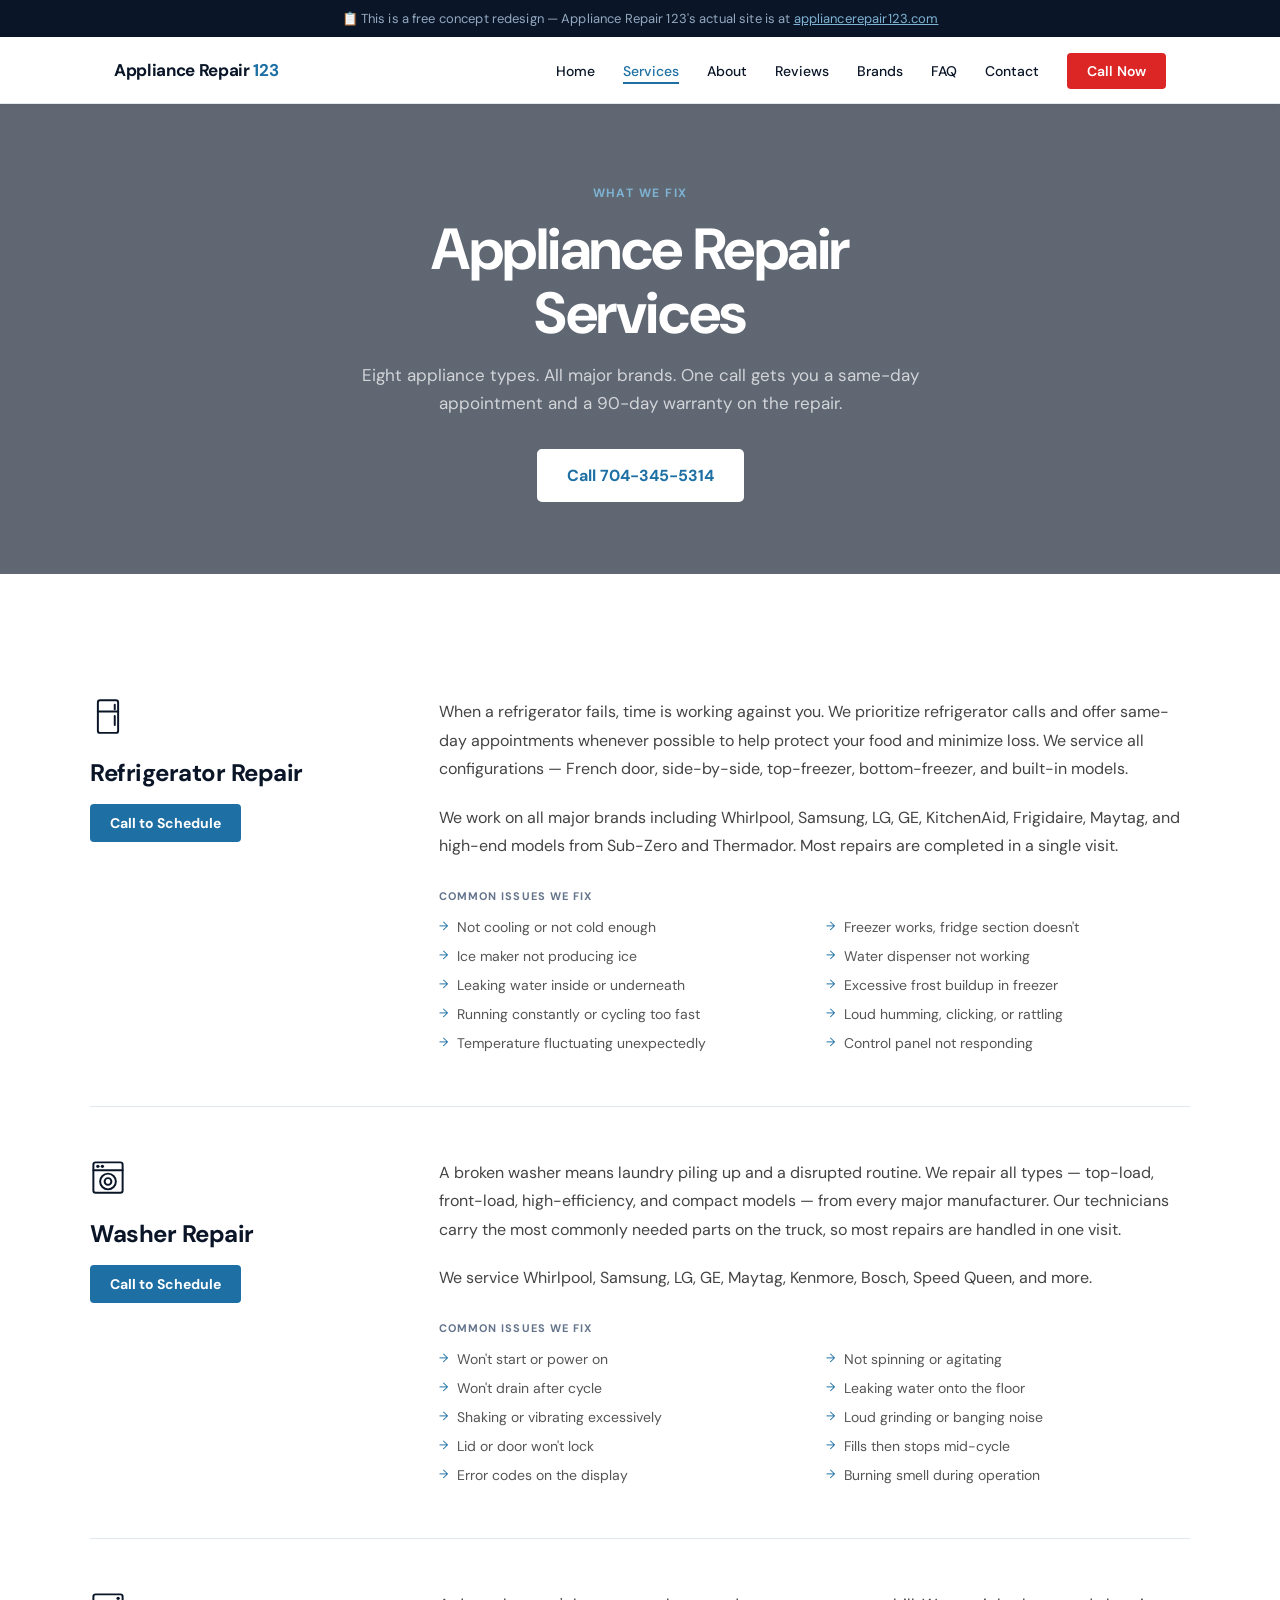
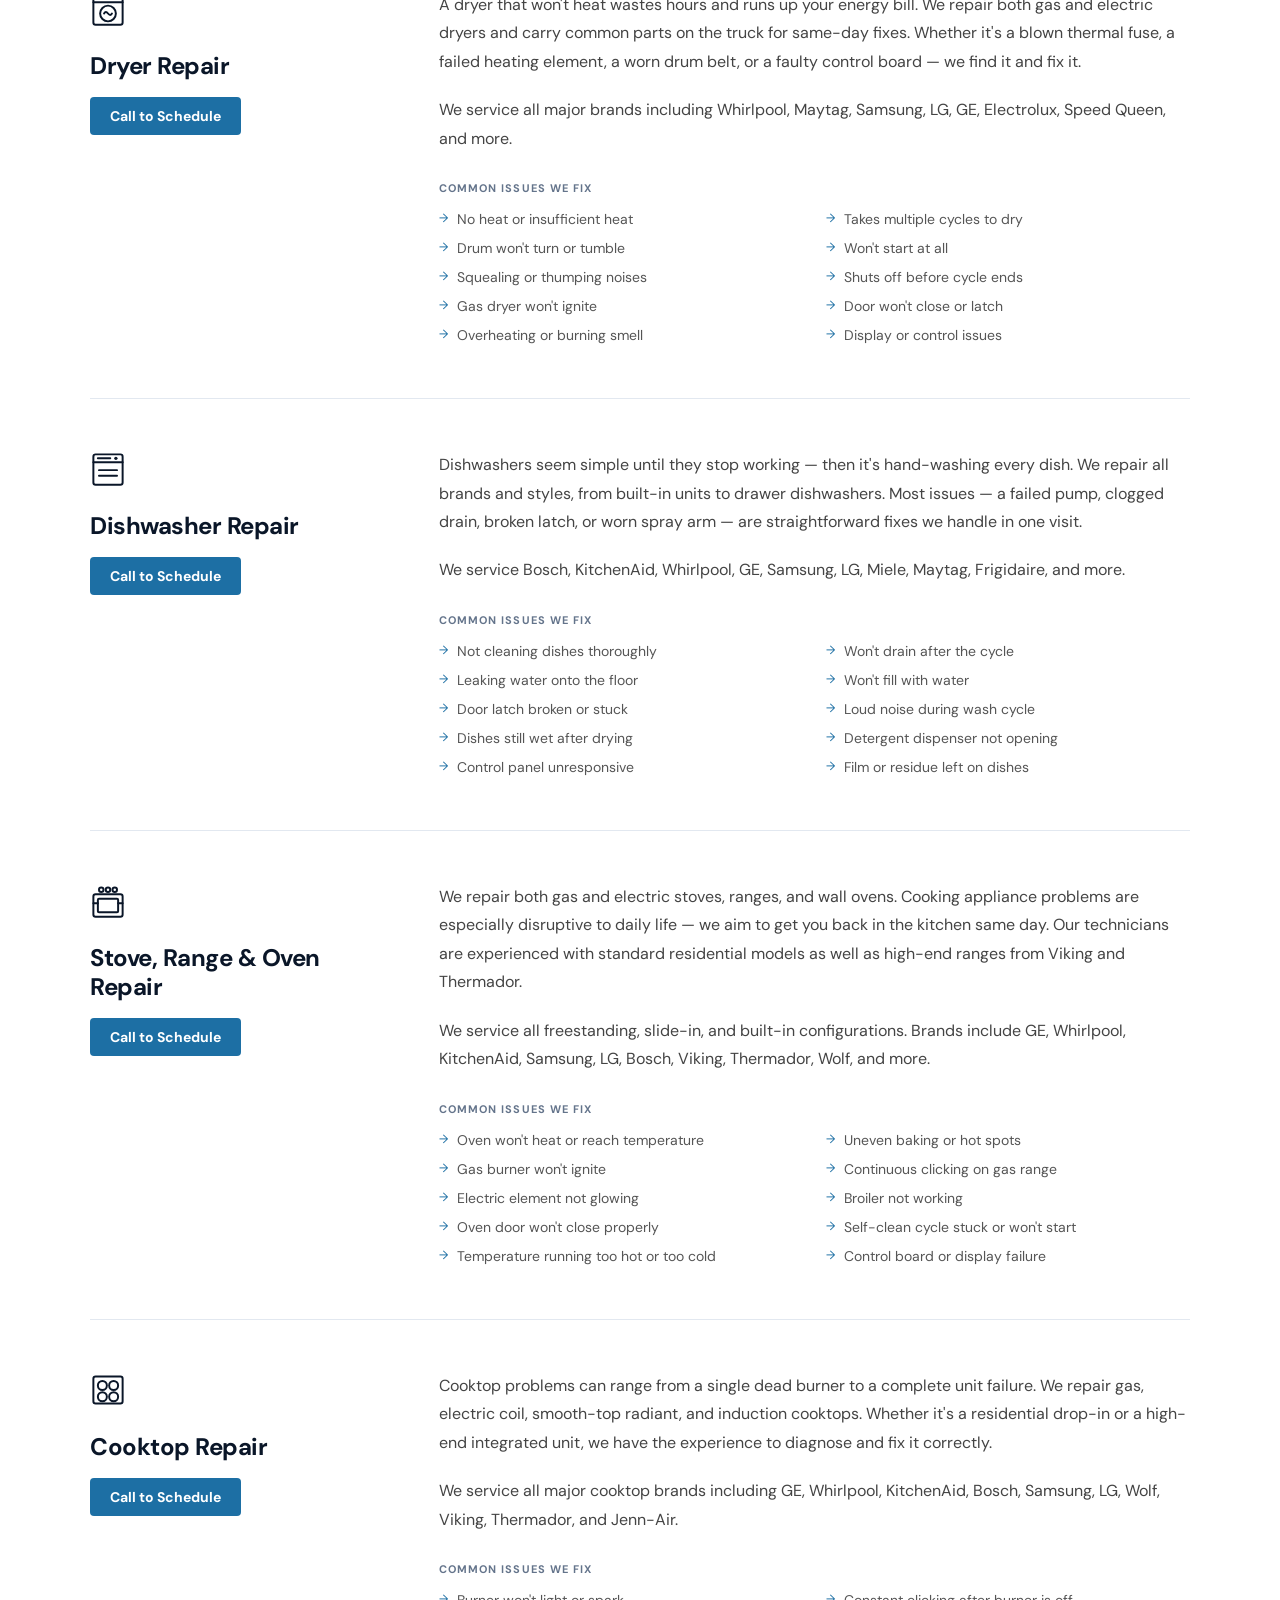
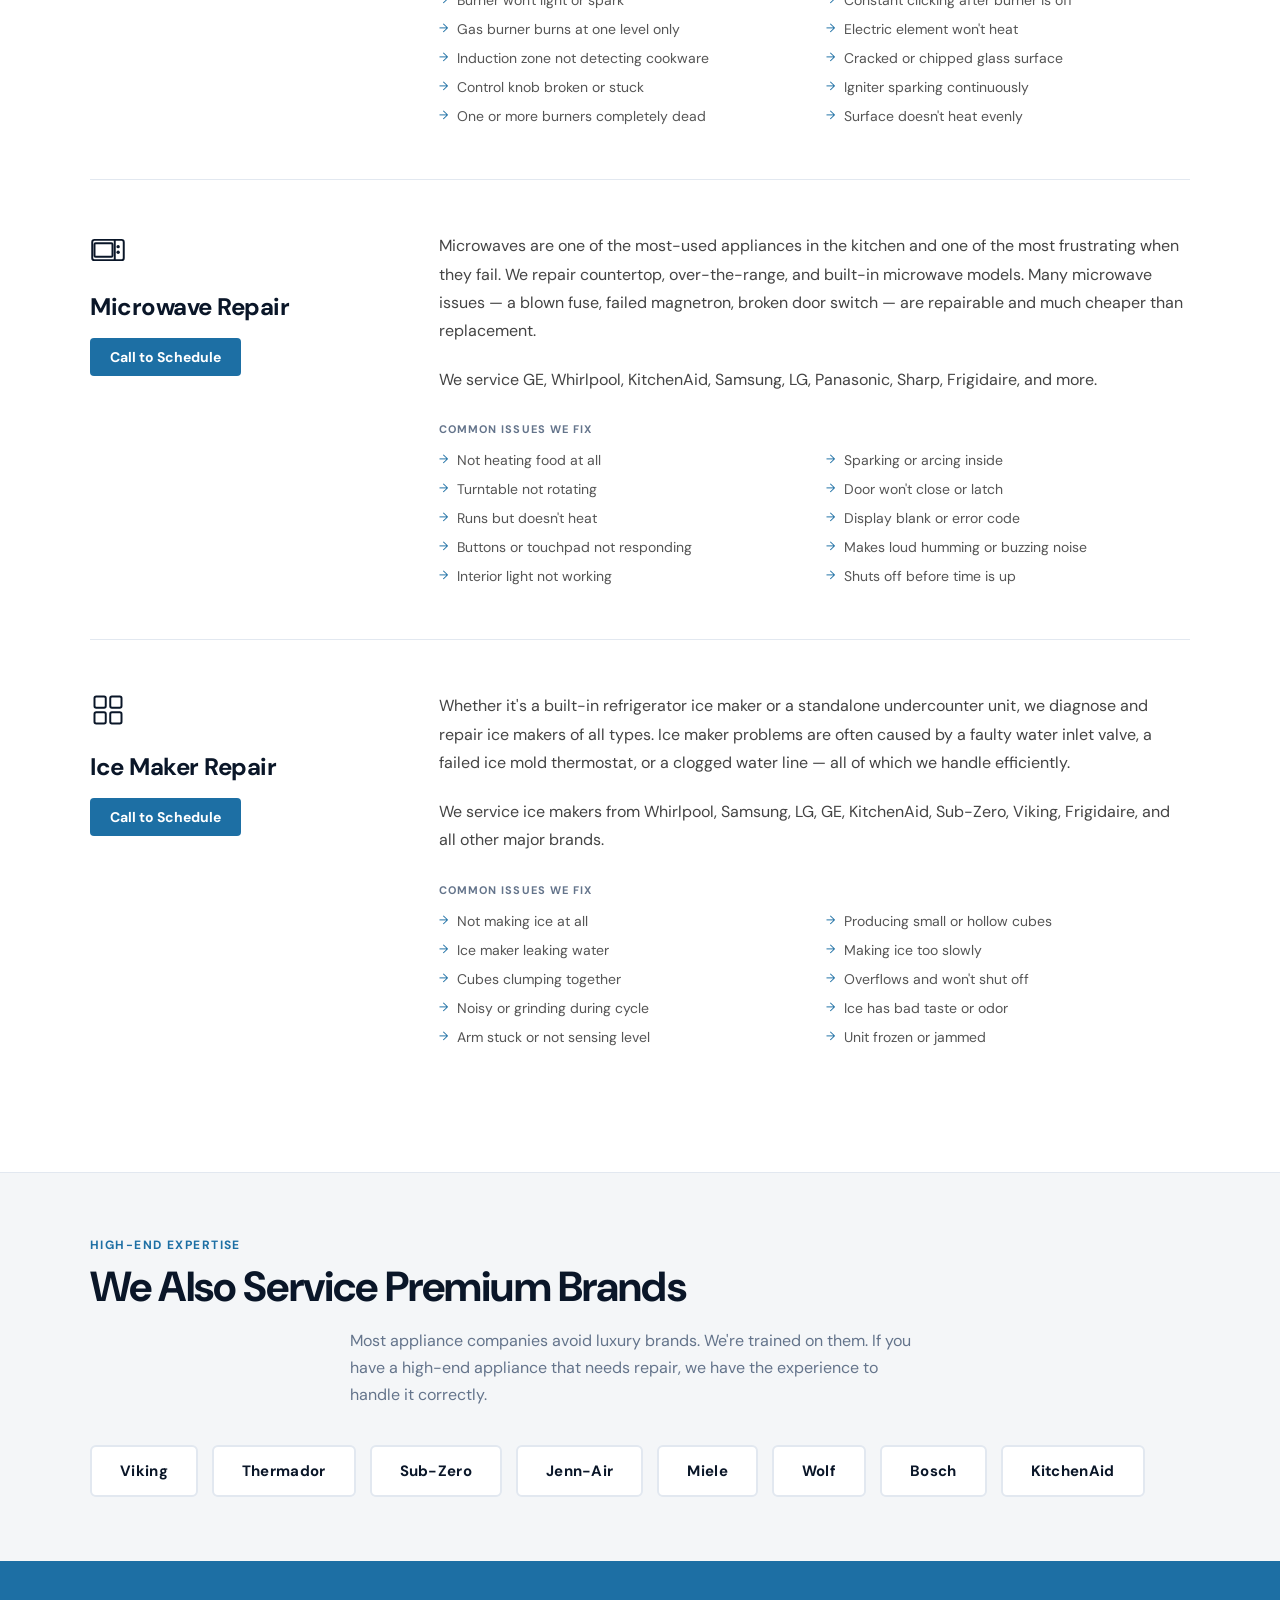
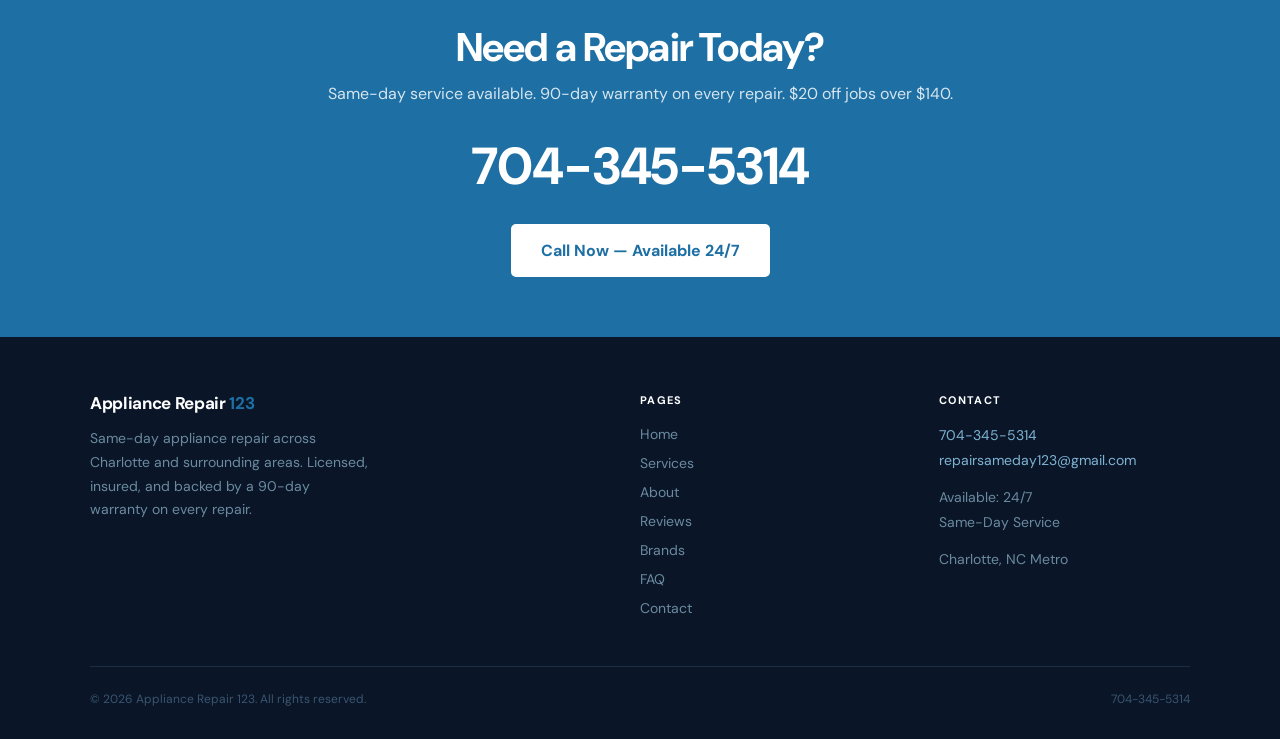
<file: services.html>
<!DOCTYPE html>
<html lang="en">
<head>
  <meta charset="UTF-8">
  <meta name="viewport" content="width=device-width, initial-scale=1.0">
  <title>Appliance Repair Services — Appliance Repair 123 Charlotte NC</title>
  <meta name="description" content="Expert repair for refrigerators, washers, dryers, dishwashers, ovens, cooktops, microwaves, and ice makers. All major brands. Call 704-345-5314.">
  <link rel="preconnect" href="https://fonts.googleapis.com">
  <link rel="preconnect" href="https://fonts.gstatic.com" crossorigin>
  <link href="https://fonts.googleapis.com/css2?family=DM+Sans:wght@400;500;700&display=swap" rel="stylesheet">
  <link rel="stylesheet" href="css/styles.css">
</head>
<body>

  <div class="concept-banner">
    📋 This is a free concept redesign — Appliance Repair 123's actual site is at <a href="https://appliancerepair123.com" target="_blank" rel="noopener">appliancerepair123.com</a>
  </div>

  <nav>
    <div class="nav-inner">
      <a href="index.html" class="nav-logo">Appliance Repair <span>123</span></a>
      <ul class="nav-links">
        <li><a href="index.html">Home</a></li>
        <li><a href="services.html" class="active">Services</a></li>
        <li><a href="about.html">About</a></li>
        <li><a href="testimonials.html">Reviews</a></li>
        <li><a href="brands.html">Brands</a></li>
        <li><a href="faq.html">FAQ</a></li>
        <li><a href="contact.html">Contact</a></li>
        <li><a href="tel:7043455314" class="nav-cta">Call Now</a></li>
      </ul>
      <button class="hamburger" id="hamburger" aria-label="Open menu">
        <span></span><span></span><span></span>
      </button>
    </div>
    <div class="mobile-menu" id="mobileMenu">
      <ul>
        <li><a href="index.html">Home</a></li>
        <li><a href="services.html" class="active">Services</a></li>
        <li><a href="about.html">About</a></li>
        <li><a href="testimonials.html">Reviews</a></li>
        <li><a href="brands.html">Brands</a></li>
        <li><a href="faq.html">FAQ</a></li>
        <li><a href="contact.html">Contact</a></li>
        <li><a href="tel:7043455314">📞 Call 704-345-5314</a></li>
      </ul>
    </div>
  </nav>

  <div class="page-hero" style="background: linear-gradient(rgba(10,22,40,0.65), rgba(10,22,40,0.65)), url('https://images.unsplash.com/photo-1581092160607-ee22621dd758?w=1600&q=80') center/cover no-repeat;">
    <p class="eyebrow">What We Fix</p>
    <h1>Appliance Repair<br>Services</h1>
    <p>Eight appliance types. All major brands. One call gets you a same-day appointment and a 90-day warranty on the repair.</p>
    <a href="tel:7043455314" class="btn-white">Call 704-345-5314</a>
  </div>

  <!-- SERVICE BLOCKS -->
  <div class="service-detail-section">
    <div class="service-detail-inner">

      <div class="service-block">
        <div class="service-block-left">
          <div class="service-block-icon"><svg width="36" height="36" viewBox="0 0 32 32" fill="none" stroke="#0a1628" stroke-width="1.75" stroke-linecap="round" stroke-linejoin="round"><rect x="7" y="2" width="18" height="29" rx="2"/><line x1="7" y1="12" x2="25" y2="12"/><line x1="22" y1="6" x2="22" y2="10"/><line x1="22" y1="16" x2="22" y2="24"/></svg></div>
          <h2>Refrigerator Repair</h2>
          <a href="tel:7043455314" class="call-link">Call to Schedule</a>
        </div>
        <div class="service-block-right">
          <p>When a refrigerator fails, time is working against you. We prioritize refrigerator calls and offer same-day appointments whenever possible to help protect your food and minimize loss. We service all configurations — French door, side-by-side, top-freezer, bottom-freezer, and built-in models.</p>
          <p>We work on all major brands including Whirlpool, Samsung, LG, GE, KitchenAid, Frigidaire, Maytag, and high-end models from Sub-Zero and Thermador. Most repairs are completed in a single visit.</p>
          <h3>Common Issues We Fix</h3>
          <ul class="symptom-list">
            <li>Not cooling or not cold enough</li>
            <li>Freezer works, fridge section doesn't</li>
            <li>Ice maker not producing ice</li>
            <li>Water dispenser not working</li>
            <li>Leaking water inside or underneath</li>
            <li>Excessive frost buildup in freezer</li>
            <li>Running constantly or cycling too fast</li>
            <li>Loud humming, clicking, or rattling</li>
            <li>Temperature fluctuating unexpectedly</li>
            <li>Control panel not responding</li>
          </ul>
        </div>
      </div>

      <div class="service-block">
        <div class="service-block-left">
          <div class="service-block-icon"><svg width="36" height="36" viewBox="0 0 32 32" fill="none" stroke="#0a1628" stroke-width="1.75" stroke-linecap="round" stroke-linejoin="round"><rect x="3" y="3" width="26" height="27" rx="2"/><line x1="3" y1="10" x2="29" y2="10"/><circle cx="16" cy="20" r="7"/><circle cx="16" cy="20" r="3"/><circle cx="7" cy="6.5" r="1.5" fill="#0a1628" stroke="none"/><circle cx="11" cy="6.5" r="1.5" fill="#0a1628" stroke="none"/></svg></div>
          <h2>Washer Repair</h2>
          <a href="tel:7043455314" class="call-link">Call to Schedule</a>
        </div>
        <div class="service-block-right">
          <p>A broken washer means laundry piling up and a disrupted routine. We repair all types — top-load, front-load, high-efficiency, and compact models — from every major manufacturer. Our technicians carry the most commonly needed parts on the truck, so most repairs are handled in one visit.</p>
          <p>We service Whirlpool, Samsung, LG, GE, Maytag, Kenmore, Bosch, Speed Queen, and more.</p>
          <h3>Common Issues We Fix</h3>
          <ul class="symptom-list">
            <li>Won't start or power on</li>
            <li>Not spinning or agitating</li>
            <li>Won't drain after cycle</li>
            <li>Leaking water onto the floor</li>
            <li>Shaking or vibrating excessively</li>
            <li>Loud grinding or banging noise</li>
            <li>Lid or door won't lock</li>
            <li>Fills then stops mid-cycle</li>
            <li>Error codes on the display</li>
            <li>Burning smell during operation</li>
          </ul>
        </div>
      </div>

      <div class="service-block">
        <div class="service-block-left">
          <div class="service-block-icon"><svg width="36" height="36" viewBox="0 0 32 32" fill="none" stroke="#0a1628" stroke-width="1.75" stroke-linecap="round" stroke-linejoin="round"><rect x="3" y="3" width="26" height="27" rx="2"/><line x1="3" y1="10" x2="29" y2="10"/><circle cx="16" cy="20" r="7"/><path d="M12.5 20 Q14 17.5 16 20 Q18 22.5 19.5 20"/><circle cx="25" cy="6.5" r="1.5" fill="#0a1628" stroke="none"/></svg></div>
          <h2>Dryer Repair</h2>
          <a href="tel:7043455314" class="call-link">Call to Schedule</a>
        </div>
        <div class="service-block-right">
          <p>A dryer that won't heat wastes hours and runs up your energy bill. We repair both gas and electric dryers and carry common parts on the truck for same-day fixes. Whether it's a blown thermal fuse, a failed heating element, a worn drum belt, or a faulty control board — we find it and fix it.</p>
          <p>We service all major brands including Whirlpool, Maytag, Samsung, LG, GE, Electrolux, Speed Queen, and more.</p>
          <h3>Common Issues We Fix</h3>
          <ul class="symptom-list">
            <li>No heat or insufficient heat</li>
            <li>Takes multiple cycles to dry</li>
            <li>Drum won't turn or tumble</li>
            <li>Won't start at all</li>
            <li>Squealing or thumping noises</li>
            <li>Shuts off before cycle ends</li>
            <li>Gas dryer won't ignite</li>
            <li>Door won't close or latch</li>
            <li>Overheating or burning smell</li>
            <li>Display or control issues</li>
          </ul>
        </div>
      </div>

      <div class="service-block">
        <div class="service-block-left">
          <div class="service-block-icon"><svg width="36" height="36" viewBox="0 0 32 32" fill="none" stroke="#0a1628" stroke-width="1.75" stroke-linecap="round" stroke-linejoin="round"><rect x="3" y="3" width="26" height="27" rx="2"/><line x1="3" y1="10" x2="29" y2="10"/><line x1="8" y1="17" x2="24" y2="17"/><line x1="8" y1="22" x2="24" y2="22"/><line x1="7" y1="6.5" x2="18" y2="6.5"/><circle cx="23" cy="6.5" r="1.5" fill="#0a1628" stroke="none"/></svg></div>
          <h2>Dishwasher Repair</h2>
          <a href="tel:7043455314" class="call-link">Call to Schedule</a>
        </div>
        <div class="service-block-right">
          <p>Dishwashers seem simple until they stop working — then it's hand-washing every dish. We repair all brands and styles, from built-in units to drawer dishwashers. Most issues — a failed pump, clogged drain, broken latch, or worn spray arm — are straightforward fixes we handle in one visit.</p>
          <p>We service Bosch, KitchenAid, Whirlpool, GE, Samsung, LG, Miele, Maytag, Frigidaire, and more.</p>
          <h3>Common Issues We Fix</h3>
          <ul class="symptom-list">
            <li>Not cleaning dishes thoroughly</li>
            <li>Won't drain after the cycle</li>
            <li>Leaking water onto the floor</li>
            <li>Won't fill with water</li>
            <li>Door latch broken or stuck</li>
            <li>Loud noise during wash cycle</li>
            <li>Dishes still wet after drying</li>
            <li>Detergent dispenser not opening</li>
            <li>Control panel unresponsive</li>
            <li>Film or residue left on dishes</li>
          </ul>
        </div>
      </div>

      <div class="service-block">
        <div class="service-block-left">
          <div class="service-block-icon"><svg width="36" height="36" viewBox="0 0 32 32" fill="none" stroke="#0a1628" stroke-width="1.75" stroke-linecap="round" stroke-linejoin="round"><circle cx="10" cy="6" r="2"/><circle cx="16" cy="6" r="2"/><circle cx="22" cy="6" r="2"/><rect x="3" y="10" width="26" height="20" rx="2"/><rect x="7" y="14" width="18" height="12" rx="1"/><line x1="3" y1="18" x2="7" y2="18"/><line x1="25" y1="18" x2="29" y2="18"/></svg></div>
          <h2>Stove, Range &amp; Oven Repair</h2>
          <a href="tel:7043455314" class="call-link">Call to Schedule</a>
        </div>
        <div class="service-block-right">
          <p>We repair both gas and electric stoves, ranges, and wall ovens. Cooking appliance problems are especially disruptive to daily life — we aim to get you back in the kitchen same day. Our technicians are experienced with standard residential models as well as high-end ranges from Viking and Thermador.</p>
          <p>We service all freestanding, slide-in, and built-in configurations. Brands include GE, Whirlpool, KitchenAid, Samsung, LG, Bosch, Viking, Thermador, Wolf, and more.</p>
          <h3>Common Issues We Fix</h3>
          <ul class="symptom-list">
            <li>Oven won't heat or reach temperature</li>
            <li>Uneven baking or hot spots</li>
            <li>Gas burner won't ignite</li>
            <li>Continuous clicking on gas range</li>
            <li>Electric element not glowing</li>
            <li>Broiler not working</li>
            <li>Oven door won't close properly</li>
            <li>Self-clean cycle stuck or won't start</li>
            <li>Temperature running too hot or too cold</li>
            <li>Control board or display failure</li>
          </ul>
        </div>
      </div>

      <div class="service-block">
        <div class="service-block-left">
          <div class="service-block-icon"><svg width="36" height="36" viewBox="0 0 32 32" fill="none" stroke="#0a1628" stroke-width="1.75" stroke-linecap="round" stroke-linejoin="round"><rect x="3" y="4" width="26" height="24" rx="2"/><circle cx="11" cy="12" r="4"/><circle cx="21" cy="12" r="4"/><circle cx="11" cy="22" r="4"/><circle cx="21" cy="22" r="4"/></svg></div>
          <h2>Cooktop Repair</h2>
          <a href="tel:7043455314" class="call-link">Call to Schedule</a>
        </div>
        <div class="service-block-right">
          <p>Cooktop problems can range from a single dead burner to a complete unit failure. We repair gas, electric coil, smooth-top radiant, and induction cooktops. Whether it's a residential drop-in or a high-end integrated unit, we have the experience to diagnose and fix it correctly.</p>
          <p>We service all major cooktop brands including GE, Whirlpool, KitchenAid, Bosch, Samsung, LG, Wolf, Viking, Thermador, and Jenn-Air.</p>
          <h3>Common Issues We Fix</h3>
          <ul class="symptom-list">
            <li>Burner won't light or spark</li>
            <li>Constant clicking after burner is off</li>
            <li>Gas burner burns at one level only</li>
            <li>Electric element won't heat</li>
            <li>Induction zone not detecting cookware</li>
            <li>Cracked or chipped glass surface</li>
            <li>Control knob broken or stuck</li>
            <li>Igniter sparking continuously</li>
            <li>One or more burners completely dead</li>
            <li>Surface doesn't heat evenly</li>
          </ul>
        </div>
      </div>

      <div class="service-block">
        <div class="service-block-left">
          <div class="service-block-icon"><svg width="36" height="36" viewBox="0 0 32 32" fill="none" stroke="#0a1628" stroke-width="1.75" stroke-linecap="round" stroke-linejoin="round"><rect x="2" y="7" width="28" height="18" rx="2"/><line x1="22" y1="7" x2="22" y2="25"/><rect x="4" y="10" width="16" height="12" rx="1"/><circle cx="25" cy="13" r="1.5" fill="#0a1628" stroke="none"/><circle cx="25" cy="18" r="1.5" fill="#0a1628" stroke="none"/></svg></div>
          <h2>Microwave Repair</h2>
          <a href="tel:7043455314" class="call-link">Call to Schedule</a>
        </div>
        <div class="service-block-right">
          <p>Microwaves are one of the most-used appliances in the kitchen and one of the most frustrating when they fail. We repair countertop, over-the-range, and built-in microwave models. Many microwave issues — a blown fuse, failed magnetron, broken door switch — are repairable and much cheaper than replacement.</p>
          <p>We service GE, Whirlpool, KitchenAid, Samsung, LG, Panasonic, Sharp, Frigidaire, and more.</p>
          <h3>Common Issues We Fix</h3>
          <ul class="symptom-list">
            <li>Not heating food at all</li>
            <li>Sparking or arcing inside</li>
            <li>Turntable not rotating</li>
            <li>Door won't close or latch</li>
            <li>Runs but doesn't heat</li>
            <li>Display blank or error code</li>
            <li>Buttons or touchpad not responding</li>
            <li>Makes loud humming or buzzing noise</li>
            <li>Interior light not working</li>
            <li>Shuts off before time is up</li>
          </ul>
        </div>
      </div>

      <div class="service-block">
        <div class="service-block-left">
          <div class="service-block-icon"><svg width="36" height="36" viewBox="0 0 32 32" fill="none" stroke="#0a1628" stroke-width="1.75" stroke-linecap="round" stroke-linejoin="round"><rect x="4" y="4" width="10" height="10" rx="1.5"/><rect x="18" y="4" width="10" height="10" rx="1.5"/><rect x="4" y="18" width="10" height="10" rx="1.5"/><rect x="18" y="18" width="10" height="10" rx="1.5"/></svg></div>
          <h2>Ice Maker Repair</h2>
          <a href="tel:7043455314" class="call-link">Call to Schedule</a>
        </div>
        <div class="service-block-right">
          <p>Whether it's a built-in refrigerator ice maker or a standalone undercounter unit, we diagnose and repair ice makers of all types. Ice maker problems are often caused by a faulty water inlet valve, a failed ice mold thermostat, or a clogged water line — all of which we handle efficiently.</p>
          <p>We service ice makers from Whirlpool, Samsung, LG, GE, KitchenAid, Sub-Zero, Viking, Frigidaire, and all other major brands.</p>
          <h3>Common Issues We Fix</h3>
          <ul class="symptom-list">
            <li>Not making ice at all</li>
            <li>Producing small or hollow cubes</li>
            <li>Ice maker leaking water</li>
            <li>Making ice too slowly</li>
            <li>Cubes clumping together</li>
            <li>Overflows and won't shut off</li>
            <li>Noisy or grinding during cycle</li>
            <li>Ice has bad taste or odor</li>
            <li>Arm stuck or not sensing level</li>
            <li>Unit frozen or jammed</li>
          </ul>
        </div>
      </div>

    </div>
  </div>

  <!-- PREMIUM BRANDS -->
  <div class="premium-brands">
    <div class="premium-brands-inner">
      <p class="section-eyebrow">High-End Expertise</p>
      <h2 class="section-title">We Also Service Premium Brands</h2>
      <p class="section-sub" style="max-width:580px; margin: 0 auto 0;">Most appliance companies avoid luxury brands. We're trained on them. If you have a high-end appliance that needs repair, we have the experience to handle it correctly.</p>
      <div class="brands-grid">
        <div class="brand-badge">Viking</div>
        <div class="brand-badge">Thermador</div>
        <div class="brand-badge">Sub-Zero</div>
        <div class="brand-badge">Jenn-Air</div>
        <div class="brand-badge">Miele</div>
        <div class="brand-badge">Wolf</div>
        <div class="brand-badge">Bosch</div>
        <div class="brand-badge">KitchenAid</div>
      </div>
    </div>
  </div>

  <!-- CTA STRIP -->
  <div class="cta-strip">
    <h2>Need a Repair Today?</h2>
    <p>Same-day service available. 90-day warranty on every repair. $20 off jobs over $140.</p>
    <a href="tel:7043455314" class="phone-link">704-345-5314</a>
    <a href="tel:7043455314" class="btn-white">Call Now — Available 24/7</a>
  </div>

  <!-- FOOTER -->
  <footer>
    <div class="footer-inner">
      <div class="footer-grid">
        <div class="footer-brand">
          <a href="index.html" class="nav-logo">Appliance Repair <span>123</span></a>
          <p>Same-day appliance repair across Charlotte and surrounding areas. Licensed, insured, and backed by a 90-day warranty on every repair.</p>
        </div>
        <div>
          <h4>Pages</h4>
          <ul>
            <li><a href="index.html">Home</a></li>
            <li><a href="services.html">Services</a></li>
            <li><a href="about.html">About</a></li>
            <li><a href="testimonials.html">Reviews</a></li>
            <li><a href="brands.html">Brands</a></li>
            <li><a href="faq.html">FAQ</a></li>
            <li><a href="contact.html">Contact</a></li>
          </ul>
        </div>
        <div class="footer-info">
          <h4>Contact</h4>
          <p><a href="tel:7043455314">704-345-5314</a></p>
          <p><a href="mailto:repairsameday123@gmail.com">repairsameday123@gmail.com</a></p>
          <p style="margin-top:12px;">Available: 24/7<br>Same-Day Service</p>
          <p style="margin-top:12px;">Charlotte, NC Metro</p>
        </div>
      </div>
      <hr class="footer-divider">
      <div class="footer-bottom">
        <span>© 2026 Appliance Repair 123. All rights reserved.</span>
        <span><a href="tel:7043455314">704-345-5314</a></span>
      </div>
    </div>
  </footer>

  <script src="main.js"></script>
</body>
</html>
</file>
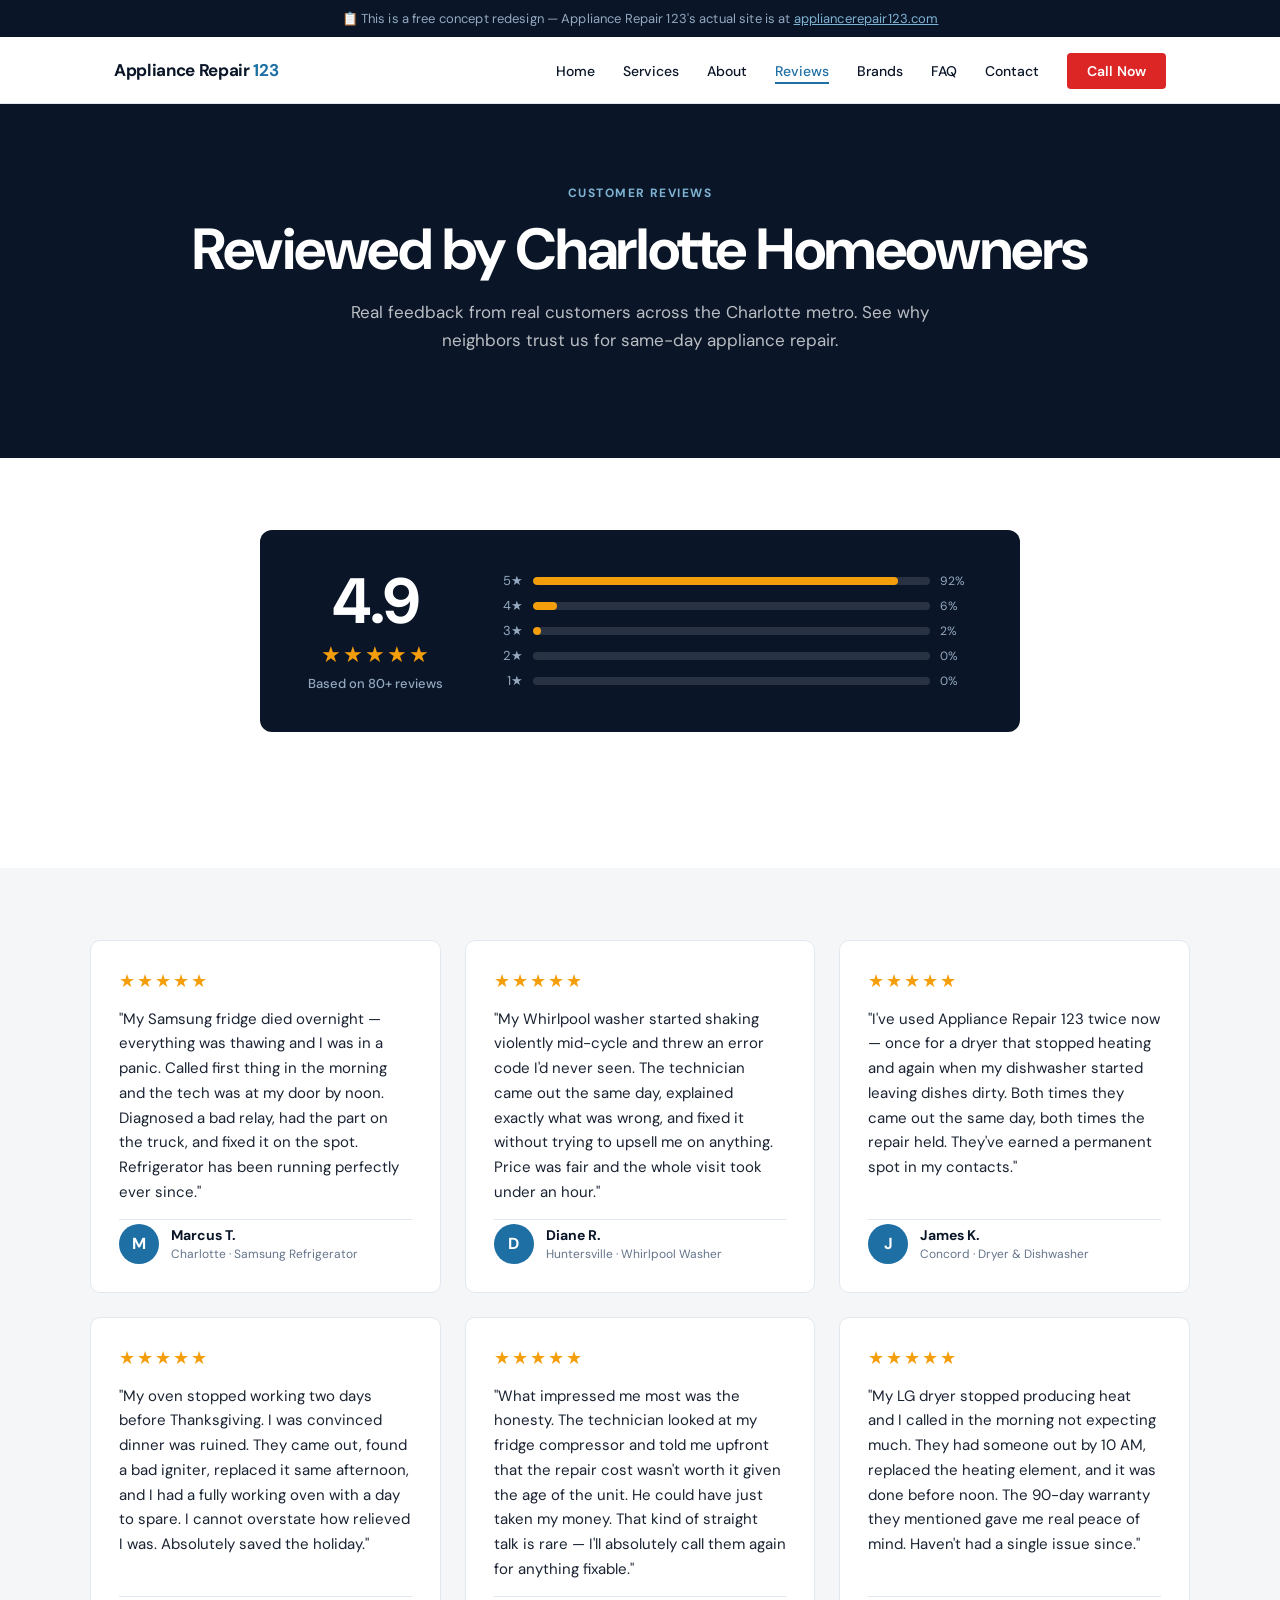
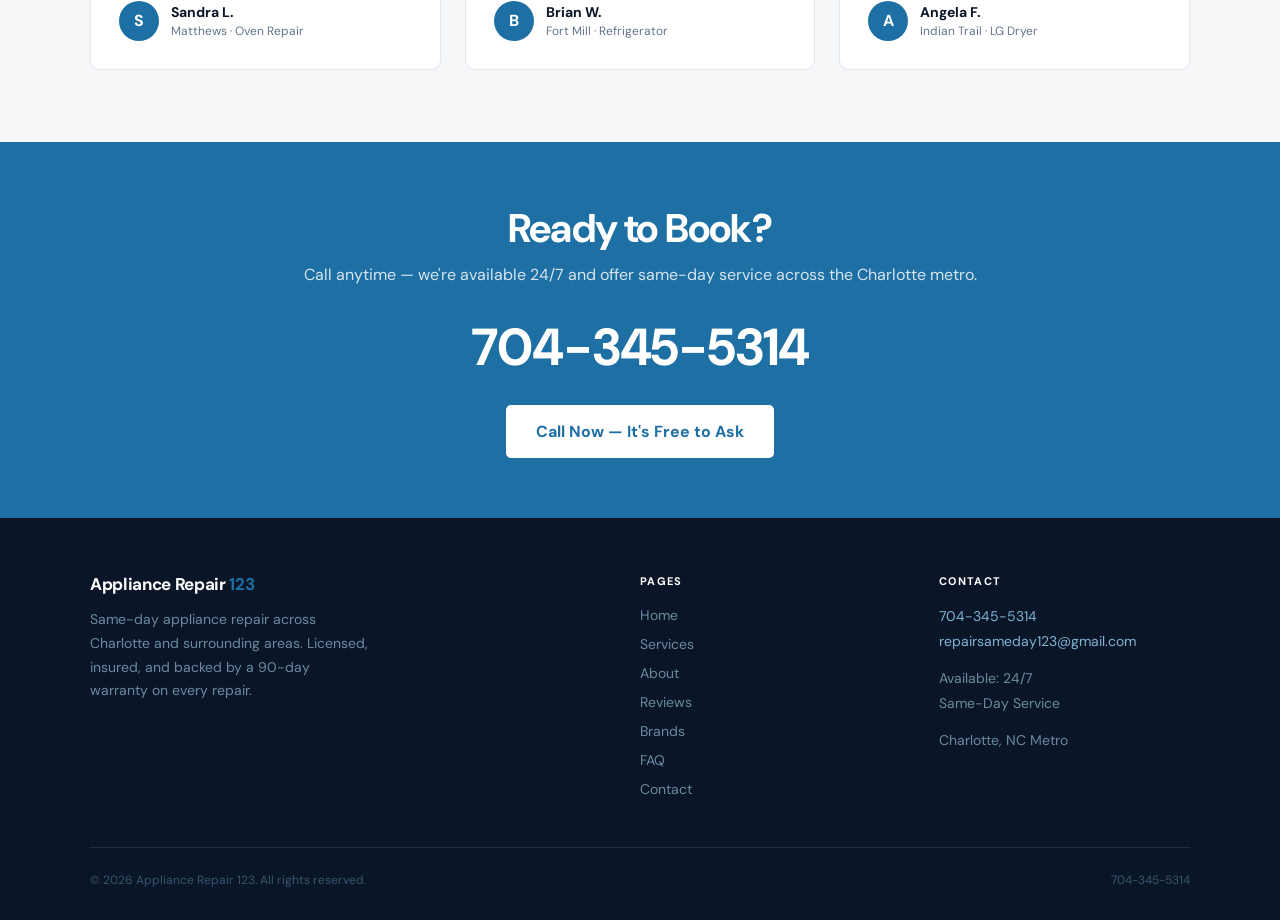
<file: testimonials.html>
<!DOCTYPE html>
<html lang="en">
<head>
  <meta charset="UTF-8">
  <meta name="viewport" content="width=device-width, initial-scale=1.0">
  <title>Customer Reviews — Appliance Repair 123 Charlotte NC</title>
  <meta name="description" content="See what Charlotte homeowners say about Appliance Repair 123. 4.9/5 stars based on 80+ reviews. Same-day service, honest pricing, 90-day warranty.">
  <link rel="preconnect" href="https://fonts.googleapis.com">
  <link rel="preconnect" href="https://fonts.gstatic.com" crossorigin>
  <link href="https://fonts.googleapis.com/css2?family=DM+Sans:wght@400;500;700&display=swap" rel="stylesheet">
  <link rel="stylesheet" href="css/styles.css">
  <style>
    /* ── RATING SUMMARY CARD ── */
    .rating-summary {
      background: var(--navy);
      border-radius: 12px;
      padding: 40px 48px;
      display: flex;
      align-items: center;
      gap: 56px;
      max-width: 760px;
      margin: 0 auto 64px;
    }
    .rating-score {
      text-align: center;
      flex-shrink: 0;
    }
    .rating-score .big-number {
      font-size: 64px;
      font-weight: 700;
      color: var(--white);
      line-height: 1;
      letter-spacing: -0.03em;
    }
    .rating-score .big-stars {
      color: #f59e0b;
      font-size: 22px;
      margin: 6px 0;
      letter-spacing: 2px;
    }
    .rating-score .review-count {
      font-size: 13px;
      color: #94a8c0;
      font-weight: 500;
    }
    .rating-bars { flex: 1; display: flex; flex-direction: column; gap: 8px; }
    .rating-row { display: flex; align-items: center; gap: 10px; }
    .rating-row .star-label {
      font-size: 13px;
      color: #94a8c0;
      width: 24px;
      flex-shrink: 0;
      text-align: right;
    }
    .rating-row .bar-track {
      flex: 1;
      height: 8px;
      background: rgba(255,255,255,0.12);
      border-radius: 4px;
      overflow: hidden;
    }
    .rating-row .bar-fill {
      height: 100%;
      background: #f59e0b;
      border-radius: 4px;
    }
    .rating-row .pct {
      font-size: 12px;
      color: #94a8c0;
      width: 32px;
      flex-shrink: 0;
    }

    /* ── REVIEWS GRID ── */
    .reviews-section { padding: 72px 24px; background: var(--grey); }
    .reviews-grid {
      display: grid;
      grid-template-columns: repeat(3, 1fr);
      gap: 24px;
      max-width: 1100px;
      margin: 0 auto;
    }
    .review-card {
      background: var(--white);
      border-radius: 10px;
      padding: 28px;
      border: 1px solid var(--border);
      display: flex;
      flex-direction: column;
      gap: 14px;
    }
    .review-stars { color: #f59e0b; font-size: 18px; letter-spacing: 2px; }
    .review-text {
      font-size: 15px;
      line-height: 1.65;
      color: var(--text);
      flex: 1;
    }
    .reviewer {
      display: flex;
      align-items: center;
      gap: 12px;
      padding-top: 4px;
      border-top: 1px solid var(--border);
    }
    .reviewer-avatar {
      width: 40px;
      height: 40px;
      border-radius: 50%;
      background: var(--blue);
      color: var(--white);
      display: flex;
      align-items: center;
      justify-content: center;
      font-weight: 700;
      font-size: 16px;
      flex-shrink: 0;
    }
    .reviewer-name {
      font-weight: 700;
      font-size: 14px;
      color: var(--navy);
    }
    .reviewer-meta {
      font-size: 12px;
      color: var(--muted);
      margin-top: 2px;
    }

    @media (max-width: 900px) {
      .reviews-grid { grid-template-columns: repeat(2, 1fr); }
      .rating-summary { flex-direction: column; gap: 32px; padding: 32px 28px; }
    }
    @media (max-width: 600px) {
      .reviews-grid { grid-template-columns: 1fr; }
    }
  </style>
</head>
<body>

  <div class="concept-banner">
    📋 This is a free concept redesign — Appliance Repair 123's actual site is at <a href="https://appliancerepair123.com" target="_blank" rel="noopener">appliancerepair123.com</a>
  </div>

  <nav>
    <div class="nav-inner">
      <a href="index.html" class="nav-logo">Appliance Repair <span>123</span></a>
      <ul class="nav-links">
        <li><a href="index.html">Home</a></li>
        <li><a href="services.html">Services</a></li>
        <li><a href="about.html">About</a></li>
        <li><a href="testimonials.html" class="active">Reviews</a></li>
        <li><a href="brands.html">Brands</a></li>
        <li><a href="faq.html">FAQ</a></li>
        <li><a href="contact.html">Contact</a></li>
        <li><a href="tel:7043455314" class="nav-cta">Call Now</a></li>
      </ul>
      <button class="hamburger" id="hamburger" aria-label="Open menu">
        <span></span><span></span><span></span>
      </button>
    </div>
    <div class="mobile-menu" id="mobileMenu">
      <ul>
        <li><a href="index.html">Home</a></li>
        <li><a href="services.html">Services</a></li>
        <li><a href="about.html">About</a></li>
        <li><a href="testimonials.html" class="active">Reviews</a></li>
        <li><a href="brands.html">Brands</a></li>
        <li><a href="faq.html">FAQ</a></li>
        <li><a href="contact.html">Contact</a></li>
        <li><a href="tel:7043455314">📞 Call 704-345-5314</a></li>
      </ul>
    </div>
  </nav>

  <div class="page-hero">
    <p class="eyebrow">Customer Reviews</p>
    <h1>Reviewed by Charlotte Homeowners</h1>
    <p>Real feedback from real customers across the Charlotte metro. See why neighbors trust us for same-day appliance repair.</p>
  </div>

  <!-- RATING SUMMARY -->
  <section style="padding: 72px 24px; background: var(--white);">
    <div class="section-inner">
      <div class="rating-summary">
        <div class="rating-score">
          <div class="big-number">4.9</div>
          <div class="big-stars">★★★★★</div>
          <div class="review-count">Based on 80+ reviews</div>
        </div>
        <div class="rating-bars">
          <div class="rating-row">
            <span class="star-label">5★</span>
            <div class="bar-track"><div class="bar-fill" style="width:92%"></div></div>
            <span class="pct">92%</span>
          </div>
          <div class="rating-row">
            <span class="star-label">4★</span>
            <div class="bar-track"><div class="bar-fill" style="width:6%"></div></div>
            <span class="pct">6%</span>
          </div>
          <div class="rating-row">
            <span class="star-label">3★</span>
            <div class="bar-track"><div class="bar-fill" style="width:2%"></div></div>
            <span class="pct">2%</span>
          </div>
          <div class="rating-row">
            <span class="star-label">2★</span>
            <div class="bar-track"><div class="bar-fill" style="width:0%"></div></div>
            <span class="pct">0%</span>
          </div>
          <div class="rating-row">
            <span class="star-label">1★</span>
            <div class="bar-track"><div class="bar-fill" style="width:0%"></div></div>
            <span class="pct">0%</span>
          </div>
        </div>
      </div>
    </div>
  </section>

  <!-- REVIEWS GRID -->
  <section class="reviews-section">
    <div class="reviews-grid">

      <div class="review-card">
        <div class="review-stars">★★★★★</div>
        <p class="review-text">"My Samsung fridge died overnight — everything was thawing and I was in a panic. Called first thing in the morning and the tech was at my door by noon. Diagnosed a bad relay, had the part on the truck, and fixed it on the spot. Refrigerator has been running perfectly ever since."</p>
        <div class="reviewer">
          <div class="reviewer-avatar">M</div>
          <div>
            <div class="reviewer-name">Marcus T.</div>
            <div class="reviewer-meta">Charlotte · Samsung Refrigerator</div>
          </div>
        </div>
      </div>

      <div class="review-card">
        <div class="review-stars">★★★★★</div>
        <p class="review-text">"My Whirlpool washer started shaking violently mid-cycle and threw an error code I'd never seen. The technician came out the same day, explained exactly what was wrong, and fixed it without trying to upsell me on anything. Price was fair and the whole visit took under an hour."</p>
        <div class="reviewer">
          <div class="reviewer-avatar">D</div>
          <div>
            <div class="reviewer-name">Diane R.</div>
            <div class="reviewer-meta">Huntersville · Whirlpool Washer</div>
          </div>
        </div>
      </div>

      <div class="review-card">
        <div class="review-stars">★★★★★</div>
        <p class="review-text">"I've used Appliance Repair 123 twice now — once for a dryer that stopped heating and again when my dishwasher started leaving dishes dirty. Both times they came out the same day, both times the repair held. They've earned a permanent spot in my contacts."</p>
        <div class="reviewer">
          <div class="reviewer-avatar">J</div>
          <div>
            <div class="reviewer-name">James K.</div>
            <div class="reviewer-meta">Concord · Dryer &amp; Dishwasher</div>
          </div>
        </div>
      </div>

      <div class="review-card">
        <div class="review-stars">★★★★★</div>
        <p class="review-text">"My oven stopped working two days before Thanksgiving. I was convinced dinner was ruined. They came out, found a bad igniter, replaced it same afternoon, and I had a fully working oven with a day to spare. I cannot overstate how relieved I was. Absolutely saved the holiday."</p>
        <div class="reviewer">
          <div class="reviewer-avatar">S</div>
          <div>
            <div class="reviewer-name">Sandra L.</div>
            <div class="reviewer-meta">Matthews · Oven Repair</div>
          </div>
        </div>
      </div>

      <div class="review-card">
        <div class="review-stars">★★★★★</div>
        <p class="review-text">"What impressed me most was the honesty. The technician looked at my fridge compressor and told me upfront that the repair cost wasn't worth it given the age of the unit. He could have just taken my money. That kind of straight talk is rare — I'll absolutely call them again for anything fixable."</p>
        <div class="reviewer">
          <div class="reviewer-avatar">B</div>
          <div>
            <div class="reviewer-name">Brian W.</div>
            <div class="reviewer-meta">Fort Mill · Refrigerator</div>
          </div>
        </div>
      </div>

      <div class="review-card">
        <div class="review-stars">★★★★★</div>
        <p class="review-text">"My LG dryer stopped producing heat and I called in the morning not expecting much. They had someone out by 10 AM, replaced the heating element, and it was done before noon. The 90-day warranty they mentioned gave me real peace of mind. Haven't had a single issue since."</p>
        <div class="reviewer">
          <div class="reviewer-avatar">A</div>
          <div>
            <div class="reviewer-name">Angela F.</div>
            <div class="reviewer-meta">Indian Trail · LG Dryer</div>
          </div>
        </div>
      </div>

    </div>
  </section>

  <!-- CTA STRIP -->
  <div class="cta-strip">
    <h2>Ready to Book?</h2>
    <p>Call anytime — we're available 24/7 and offer same-day service across the Charlotte metro.</p>
    <a href="tel:7043455314" class="phone-link">704-345-5314</a>
    <a href="tel:7043455314" class="btn-white">Call Now — It's Free to Ask</a>
  </div>

  <!-- FOOTER -->
  <footer>
    <div class="footer-inner">
      <div class="footer-grid">
        <div class="footer-brand">
          <a href="index.html" class="nav-logo">Appliance Repair <span>123</span></a>
          <p>Same-day appliance repair across Charlotte and surrounding areas. Licensed, insured, and backed by a 90-day warranty on every repair.</p>
        </div>
        <div>
          <h4>Pages</h4>
          <ul>
            <li><a href="index.html">Home</a></li>
            <li><a href="services.html">Services</a></li>
            <li><a href="about.html">About</a></li>
            <li><a href="testimonials.html">Reviews</a></li>
            <li><a href="brands.html">Brands</a></li>
            <li><a href="faq.html">FAQ</a></li>
            <li><a href="contact.html">Contact</a></li>
          </ul>
        </div>
        <div class="footer-info">
          <h4>Contact</h4>
          <p><a href="tel:7043455314">704-345-5314</a></p>
          <p><a href="mailto:repairsameday123@gmail.com">repairsameday123@gmail.com</a></p>
          <p style="margin-top:12px;">Available: 24/7<br>Same-Day Service</p>
          <p style="margin-top:12px;">Charlotte, NC Metro</p>
        </div>
      </div>
      <hr class="footer-divider">
      <div class="footer-bottom">
        <span>© 2026 Appliance Repair 123. All rights reserved.</span>
        <span><a href="tel:7043455314">704-345-5314</a></span>
      </div>
    </div>
  </footer>

  <script src="main.js"></script>
</body>
</html>
</file>
<file: css/styles.css>
/* ── RESET & VARIABLES ── */
*, *::before, *::after { box-sizing: border-box; margin: 0; padding: 0; }

:root {
  --navy: #0a1628;
  --navy-light: #112038;
  --blue: #1d6fa4;
  --blue-dark: #175d8a;
  --blue-light: #e8f4fd;
  --red: #dc2626;
  --red-dark: #b91c1c;
  --white: #ffffff;
  --grey: #f4f6f8;
  --border: #e2e8f0;
  --text: #1a2332;
  --muted: #64748b;
}

html { scroll-behavior: smooth; }

body {
  font-family: 'DM Sans', sans-serif;
  font-size: 16px;
  color: var(--text);
  background: var(--white);
}

/* ── CONCEPT BANNER ── */
.concept-banner {
  background: var(--navy);
  color: #94a8c0;
  text-align: center;
  padding: 10px 20px;
  font-size: 13px;
  letter-spacing: 0.01em;
}
.concept-banner a { color: #7fb3d3; text-decoration: underline; }

/* ── NAV ── */
nav {
  background: var(--white);
  position: sticky;
  top: 0;
  z-index: 100;
  border-bottom: 1px solid var(--border);
  box-shadow: 0 1px 8px rgba(0,0,0,0.06);
}
.nav-inner {
  max-width: 1100px;
  margin: 0 auto;
  padding: 0 24px;
  display: flex;
  align-items: center;
  justify-content: space-between;
  height: 66px;
}
.nav-logo {
  font-weight: 700;
  font-size: 17px;
  color: var(--navy);
  text-decoration: none;
  letter-spacing: -0.02em;
  line-height: 1.2;
}
.nav-logo span { color: var(--blue); }
.nav-links { display: flex; gap: 28px; list-style: none; align-items: center; }
.nav-links a {
  color: var(--navy);
  text-decoration: none;
  font-size: 14px;
  font-weight: 500;
  padding-bottom: 2px;
  border-bottom: 2px solid transparent;
  transition: color 0.15s, border-color 0.15s;
}
.nav-links a:hover { color: var(--blue); }
.nav-links a.active { color: var(--blue); border-bottom-color: var(--blue); }
.nav-cta {
  background: var(--red) !important;
  color: var(--white) !important;
  padding: 9px 20px !important;
  border-radius: 4px;
  border-bottom: none !important;
  font-weight: 600 !important;
  letter-spacing: 0.01em;
  transition: background 0.15s !important;
}
.nav-cta:hover { background: var(--red-dark) !important; }

.hamburger { display: none; flex-direction: column; gap: 5px; cursor: pointer; padding: 4px; background: none; border: none; }
.hamburger span { display: block; width: 24px; height: 2px; background: var(--navy); transition: all 0.25s; }
.mobile-menu { display: none; background: var(--white); border-top: 1px solid var(--border); }
.mobile-menu.open { display: block; }
.mobile-menu ul { list-style: none; padding: 8px 0; }
.mobile-menu ul li a {
  display: block;
  padding: 13px 24px;
  color: var(--navy);
  text-decoration: none;
  font-size: 15px;
  font-weight: 500;
  border-bottom: 1px solid var(--border);
}
.mobile-menu ul li:last-child a { border-bottom: none; }
.mobile-menu ul li a.active { color: var(--blue); }
.mobile-menu ul li a:hover { background: var(--grey); }

/* ── BUTTONS ── */
.btn-primary {
  display: inline-block;
  background: var(--blue);
  color: var(--white);
  font-family: 'DM Sans', sans-serif;
  font-weight: 700;
  font-size: 16px;
  padding: 14px 28px;
  text-decoration: none;
  border-radius: 5px;
  border: 2px solid var(--blue);
  transition: background 0.15s, border-color 0.15s, transform 0.1s;
  cursor: pointer;
}
.btn-primary:hover { background: var(--blue-dark); border-color: var(--blue-dark); transform: translateY(-1px); }

.btn-outline {
  display: inline-block;
  background: transparent;
  color: #ffffff;
  font-family: 'DM Sans', sans-serif;
  font-weight: 700;
  font-size: 16px;
  padding: 14px 28px;
  text-decoration: none;
  border-radius: 5px;
  border: 2px solid rgba(255,255,255,0.6);
  transition: background 0.15s, color 0.15s, transform 0.1s;
}
.btn-outline:hover { background: rgba(255,255,255,0.12); border-color: #fff; transform: translateY(-1px); }

.btn-outline-white {
  display: inline-block;
  background: transparent;
  color: var(--white);
  font-family: 'DM Sans', sans-serif;
  font-weight: 700;
  font-size: 16px;
  padding: 14px 28px;
  text-decoration: none;
  border-radius: 5px;
  border: 2px solid rgba(255,255,255,0.6);
  transition: background 0.15s, border-color 0.15s, transform 0.1s;
}
.btn-outline-white:hover { background: rgba(255,255,255,0.12); border-color: #fff; transform: translateY(-1px); }

.btn-white {
  display: inline-block;
  background: var(--white);
  color: var(--blue);
  font-family: 'DM Sans', sans-serif;
  font-weight: 700;
  font-size: 16px;
  padding: 14px 28px;
  text-decoration: none;
  border-radius: 5px;
  border: 2px solid var(--white);
  transition: background 0.15s, transform 0.1s;
}
.btn-white:hover { background: var(--grey); transform: translateY(-1px); }

/* ── SHARED SECTION UTILITIES ── */
section { padding: 72px 24px; }
.section-inner { max-width: 1100px; margin: 0 auto; }
.section-eyebrow {
  font-size: 12px;
  font-weight: 700;
  letter-spacing: 0.12em;
  text-transform: uppercase;
  color: var(--blue);
  margin-bottom: 10px;
}
.section-title {
  font-size: clamp(28px, 3.5vw, 42px);
  font-weight: 700;
  color: var(--navy);
  line-height: 1.15;
  margin-bottom: 16px;
  letter-spacing: -0.02em;
}
.section-sub {
  font-size: 16px;
  color: var(--muted);
  line-height: 1.7;
  max-width: 560px;
  margin-bottom: 48px;
}

/* ── PAGE HERO ── */
.page-hero {
  padding: 80px 24px 72px;
  text-align: center;
  background: var(--navy);
}
.page-hero .eyebrow {
  font-size: 12px;
  font-weight: 700;
  letter-spacing: 0.12em;
  text-transform: uppercase;
  color: #7fb3d3;
  margin-bottom: 14px;
}
.page-hero h1 {
  font-size: clamp(34px, 5vw, 58px);
  font-weight: 700;
  color: var(--white);
  line-height: 1.1;
  letter-spacing: -0.025em;
  margin-bottom: 16px;
}
.page-hero p {
  font-size: 17px;
  color: rgba(255,255,255,0.72);
  max-width: 580px;
  margin: 0 auto 32px;
  line-height: 1.65;
}

/* ── CTA STRIP ── */
.cta-strip {
  background: var(--blue);
  padding: 60px 24px;
  text-align: center;
}
.cta-strip h2 {
  font-size: clamp(24px, 3.5vw, 40px);
  font-weight: 700;
  color: var(--white);
  letter-spacing: -0.02em;
  margin-bottom: 10px;
}
.cta-strip p { color: rgba(255,255,255,0.82); font-size: 16px; margin-bottom: 28px; }
.cta-strip .phone-link {
  display: block;
  font-size: clamp(32px, 5vw, 52px);
  font-weight: 700;
  color: var(--white);
  text-decoration: none;
  letter-spacing: -0.02em;
  margin-bottom: 24px;
  transition: opacity 0.15s;
}
.cta-strip .phone-link:hover { opacity: 0.85; }

/* ── FOOTER ── */
footer {
  background: var(--navy);
  color: #94a8c0;
  padding: 56px 24px 32px;
}
.footer-inner { max-width: 1100px; margin: 0 auto; }
.footer-grid {
  display: grid;
  grid-template-columns: 2fr 1fr 1fr;
  gap: 48px;
  margin-bottom: 40px;
}
.footer-brand .nav-logo { display: inline-block; margin-bottom: 14px; color: var(--white); }
.footer-brand p { font-size: 14px; line-height: 1.7; color: #6b8aa0; max-width: 280px; }
footer h4 {
  font-size: 11px;
  font-weight: 700;
  letter-spacing: 0.12em;
  text-transform: uppercase;
  color: var(--white);
  margin-bottom: 16px;
}
footer ul { list-style: none; }
footer ul li { margin-bottom: 8px; }
footer ul li a { color: #6b8aa0; text-decoration: none; font-size: 14px; transition: color 0.15s; }
footer ul li a:hover { color: #c8dcea; }
.footer-info p { font-size: 14px; line-height: 1.8; color: #6b8aa0; }
.footer-info a { color: #7fb3d3; text-decoration: none; }
.footer-divider { border: none; border-top: 1px solid #1c2e45; margin-bottom: 24px; }
.footer-bottom { display: flex; justify-content: space-between; align-items: center; font-size: 12px; color: #3a5570; }
.footer-bottom a { color: #3a5570; text-decoration: none; }

/* ─────────────────────────────────────────
   INDEX PAGE
───────────────────────────────────────── */
.hero {
  position: relative;
  overflow: hidden;
  padding: 80px 24px 72px;
  border-bottom: 1px solid var(--border);
}
.hero-slides {
  position: absolute;
  inset: 0;
  z-index: 0;
}
.hero-slide {
  position: absolute;
  inset: 0;
  background-size: cover;
  background-position: center;
  opacity: 0;
  transition: opacity 1.2s ease-in-out;
}
.hero-slide.active { opacity: 1; }
.hero-overlay {
  position: absolute;
  inset: 0;
  background: linear-gradient(to right, rgba(10,22,40,0.82) 55%, rgba(10,22,40,0.55) 100%);
  z-index: 1;
}
.hero-inner {
  position: relative;
  z-index: 2;
  max-width: 1100px;
  margin: 0 auto;
  display: flex;
  align-items: center;
  justify-content: space-between;
  gap: 48px;
}
.hero-content { flex: 1; }
.hero-eyebrow {
  font-size: 12px;
  font-weight: 700;
  letter-spacing: 0.12em;
  text-transform: uppercase;
  color: #7fb3d3;
  margin-bottom: 16px;
  text-shadow: 0 1px 4px rgba(0,0,0,0.5);
}
.hero h1 {
  font-size: clamp(28px, 3.5vw, 44px);
  font-weight: 700;
  color: #ffffff;
  line-height: 1.1;
  letter-spacing: -0.025em;
  margin-bottom: 20px;
  text-shadow: 0 2px 8px rgba(0,0,0,0.4);
}
.hero-sub {
  font-size: 16px;
  color: rgba(255,255,255,0.82);
  line-height: 1.65;
  margin-bottom: 36px;
  max-width: 380px;
  text-shadow: 0 1px 6px rgba(0,0,0,0.5);
}
.hero-ctas { display: flex; flex-direction: row; gap: 14px; flex-wrap: wrap; align-items: center; }

.hero-phone-wrap { text-align: right; flex-shrink: 0; }
.hero-phone-label {
  font-size: 11px;
  font-weight: 700;
  letter-spacing: 0.1em;
  text-transform: uppercase;
  color: rgba(255,255,255,0.75);
  margin-bottom: 8px;
}
.hero-phone {
  font-size: clamp(44px, 7vw, 100px);
  font-weight: 700;
  color: #ffffff;
  text-decoration: none;
  letter-spacing: -0.04em;
  line-height: 1;
  display: block;
  transition: color 0.15s;
  white-space: nowrap;
  text-shadow: 0 2px 10px rgba(0,0,0,0.4);
}
.hero-phone:hover { color: rgba(255,255,255,0.85); }
.hero-phone-sub {
  font-size: 13px;
  color: rgba(255,255,255,0.6);
  margin-top: 10px;
  font-weight: 500;
  text-align: right;
}

.hero-dots {
  position: absolute;
  bottom: 20px;
  left: 50%;
  transform: translateX(-50%);
  display: flex;
  gap: 10px;
  z-index: 3;
}
.hero-dot {
  width: 10px;
  height: 10px;
  border-radius: 50%;
  border: 2px solid rgba(255,255,255,0.6);
  background: transparent;
  cursor: pointer;
  transition: background 0.3s, border-color 0.3s;
  padding: 0;
}
.hero-dot.active {
  background: #fff;
  border-color: #fff;
}

/* Offer banner */
.offer-banner {
  background: var(--blue);
  padding: 16px 24px;
  text-align: center;
}
.offer-banner p {
  color: var(--white);
  font-size: 15px;
  font-weight: 500;
}
.offer-banner strong { font-weight: 700; }

/* Trust bar */
.trust-bar {
  background: var(--grey);
  border-bottom: 1px solid var(--border);
}
.trust-inner {
  max-width: 1100px;
  margin: 0 auto;
  padding: 0 24px;
  display: grid;
  grid-template-columns: repeat(4, 1fr);
}
.trust-item {
  display: flex;
  align-items: center;
  gap: 10px;
  padding: 18px 16px;
  font-weight: 600;
  font-size: 14px;
  color: var(--navy);
  border-right: 1px solid var(--border);
}
.trust-item:last-child { border-right: none; }
.trust-check {
  width: 20px;
  height: 20px;
  border-radius: 50%;
  background: var(--blue);
  color: var(--white);
  display: flex;
  align-items: center;
  justify-content: center;
  flex-shrink: 0;
  font-size: 11px;
  font-weight: 700;
  line-height: 1;
}

/* Services grid */
.services-section { background: var(--white); }
.services-grid {
  display: grid;
  grid-template-columns: repeat(auto-fill, minmax(240px, 1fr));
  gap: 16px;
}
.service-card {
  background: var(--grey);
  border: 1px solid var(--border);
  border-top: 3px solid transparent;
  border-radius: 6px;
  padding: 28px 24px;
  transition: border-top-color 0.15s, box-shadow 0.15s, transform 0.15s;
  cursor: default;
}
.service-card:hover {
  border-top-color: var(--blue);
  box-shadow: 0 4px 20px rgba(0,0,0,0.08);
  transform: translateY(-2px);
}
.card-icon { display: block; margin-bottom: 16px; }
.service-card h3 {
  font-size: 17px;
  font-weight: 700;
  color: var(--navy);
  margin-bottom: 6px;
}
.service-card p { font-size: 14px; color: var(--muted); line-height: 1.55; }

/* Service area */
.service-area { background: var(--navy); }
.service-area .section-eyebrow { color: #7fb3d3; }
.service-area .section-title { color: var(--white); }
.service-area .section-sub { color: rgba(255,255,255,0.6); }
.cities-grid {
  display: grid;
  grid-template-columns: repeat(4, 1fr);
  gap: 0;
}
.city-item {
  font-size: 15px;
  color: rgba(255,255,255,0.78);
  padding: 12px 0;
  border-bottom: 1px solid rgba(255,255,255,0.07);
  font-weight: 500;
  display: flex;
  align-items: center;
  gap: 8px;
}
.city-item::before {
  content: '';
  display: inline-block;
  width: 6px;
  height: 6px;
  border-radius: 50%;
  background: var(--blue);
  flex-shrink: 0;
}

/* ─────────────────────────────────────────
   SERVICES PAGE
───────────────────────────────────────── */
.service-detail-section { padding: 72px 24px; }
.service-detail-inner { max-width: 1100px; margin: 0 auto; }
.service-block {
  display: grid;
  grid-template-columns: 1fr 2.5fr;
  gap: 48px;
  padding: 52px 0;
  border-bottom: 1px solid var(--border);
  align-items: start;
}
.service-block:last-child { border-bottom: none; }
.service-block-left { position: sticky; top: 88px; }
.service-block-icon { display: block; margin-bottom: 20px; }
.service-block-left h2 {
  font-size: 24px;
  font-weight: 700;
  color: var(--navy);
  letter-spacing: -0.02em;
  margin-bottom: 16px;
  line-height: 1.2;
}
.call-link {
  display: inline-block;
  background: var(--blue);
  color: var(--white);
  font-family: 'DM Sans', sans-serif;
  font-weight: 700;
  font-size: 14px;
  padding: 10px 20px;
  text-decoration: none;
  border-radius: 4px;
  transition: background 0.15s;
}
.call-link:hover { background: var(--blue-dark); }
.service-block-right p {
  font-size: 16px;
  line-height: 1.78;
  color: #444;
  margin-bottom: 20px;
}
.service-block-right h3 {
  font-size: 11px;
  font-weight: 700;
  letter-spacing: 0.1em;
  text-transform: uppercase;
  color: var(--muted);
  margin-bottom: 14px;
  margin-top: 28px;
}
.symptom-list {
  list-style: none;
  display: grid;
  grid-template-columns: repeat(2, 1fr);
  gap: 8px 24px;
}
.symptom-list li {
  font-size: 14px;
  color: #555;
  padding-left: 18px;
  position: relative;
  line-height: 1.5;
}
.symptom-list li::before {
  content: '→';
  position: absolute;
  left: 0;
  color: var(--blue);
  font-size: 12px;
}

/* Premium brands */
.premium-brands {
  background: var(--grey);
  padding: 64px 24px;
  border-top: 1px solid var(--border);
}
.premium-brands-inner { max-width: 1100px; margin: 0 auto; }
.brands-grid {
  display: flex;
  flex-wrap: wrap;
  gap: 14px;
  margin-top: 36px;
}
.brand-badge {
  background: var(--white);
  border: 2px solid var(--border);
  border-radius: 6px;
  padding: 14px 28px;
  font-size: 15px;
  font-weight: 700;
  color: var(--navy);
  letter-spacing: 0.02em;
  transition: border-color 0.15s, box-shadow 0.15s;
}
.brand-badge:hover {
  border-color: var(--blue);
  box-shadow: 0 2px 12px rgba(29,111,164,0.12);
}

/* ─────────────────────────────────────────
   ABOUT PAGE
───────────────────────────────────────── */
.about-section { padding: 80px 24px; }
.about-inner { max-width: 1100px; margin: 0 auto; }
.about-layout {
  display: grid;
  grid-template-columns: 1fr 1fr;
  gap: 64px;
  align-items: start;
  margin-bottom: 72px;
}
.about-text .section-eyebrow { margin-bottom: 12px; }
.about-text h2 {
  font-size: clamp(28px, 3.5vw, 42px);
  font-weight: 700;
  color: var(--navy);
  letter-spacing: -0.02em;
  margin-bottom: 24px;
  line-height: 1.15;
}
.about-text p {
  font-size: 16px;
  line-height: 1.8;
  color: #444;
  margin-bottom: 18px;
}
.about-photo img {
  width: 100%;
  border-radius: 8px;
  display: block;
  object-fit: cover;
  box-shadow: 0 8px 32px rgba(0,0,0,0.12);
}
.about-creds-heading {
  font-size: 12px;
  font-weight: 700;
  letter-spacing: 0.12em;
  text-transform: uppercase;
  color: var(--blue);
  margin-bottom: 24px;
  margin-top: 48px;
}
.about-credentials {
  display: grid;
  grid-template-columns: repeat(3, 1fr);
  gap: 16px;
}
.credential-card {
  background: var(--grey);
  border: 1px solid var(--border);
  border-radius: 6px;
  padding: 28px 20px;
  text-align: center;
}
.cred-icon { display: block; margin: 0 auto 14px; }
.credential-card h3 {
  font-size: 15px;
  font-weight: 700;
  color: var(--navy);
  margin-bottom: 8px;
}
.credential-card p { font-size: 13px; color: var(--muted); line-height: 1.55; }

/* About service area */
.about-area { background: var(--navy); padding: 64px 24px; }
.about-area-inner { max-width: 1100px; margin: 0 auto; }
.about-area .section-eyebrow { color: #7fb3d3; }
.about-area .section-title { color: var(--white); margin-bottom: 36px; }

/* ─────────────────────────────────────────
   CONTACT PAGE
───────────────────────────────────────── */
.contact-hero {
  background: var(--navy);
  padding: 72px 24px 64px;
  text-align: center;
}
.contact-hero h1 {
  font-size: clamp(30px, 5vw, 52px);
  font-weight: 700;
  color: var(--white);
  letter-spacing: -0.025em;
  margin-bottom: 28px;
  line-height: 1.1;
}
.contact-hero .big-phone {
  font-size: clamp(44px, 8vw, 88px);
  font-weight: 700;
  color: var(--white);
  text-decoration: none;
  letter-spacing: -0.04em;
  display: inline-block;
  margin-bottom: 20px;
  transition: color 0.15s;
  line-height: 1;
}
.contact-hero .big-phone:hover { color: #7fb3d3; }
.contact-hero p { font-size: 16px; color: rgba(255,255,255,0.65); margin-bottom: 28px; }

.hours-band {
  background: var(--grey);
  border-bottom: 1px solid var(--border);
  padding: 28px 24px;
}
.hours-inner {
  max-width: 1100px;
  margin: 0 auto;
  display: grid;
  grid-template-columns: repeat(3, 1fr);
  text-align: center;
}
.hours-item { padding: 12px 24px; border-right: 1px solid var(--border); }
.hours-item:last-child { border-right: none; }
.hours-label {
  font-size: 11px;
  font-weight: 700;
  letter-spacing: 0.1em;
  text-transform: uppercase;
  color: var(--muted);
  margin-bottom: 6px;
}
.hours-value { font-size: 20px; font-weight: 700; color: var(--navy); }

.contact-body { padding: 72px 24px; }
.contact-inner {
  max-width: 1100px;
  margin: 0 auto;
  display: grid;
  grid-template-columns: 1fr 1fr;
  gap: 64px;
  align-items: start;
}
.contact-info h2 {
  font-size: clamp(24px, 3vw, 36px);
  font-weight: 700;
  color: var(--navy);
  letter-spacing: -0.02em;
  margin-bottom: 20px;
}
.contact-info > p { font-size: 15px; color: #555; line-height: 1.75; margin-bottom: 32px; }
.info-block { margin-bottom: 28px; }
.info-block h3 {
  font-size: 11px;
  font-weight: 700;
  letter-spacing: 0.1em;
  text-transform: uppercase;
  color: var(--muted);
  margin-bottom: 8px;
}
.info-block a {
  color: var(--navy);
  text-decoration: none;
  font-size: 20px;
  font-weight: 700;
  letter-spacing: -0.02em;
  transition: color 0.15s;
  display: inline-block;
}
.info-block a:hover { color: var(--blue); }
.info-block p { font-size: 15px; color: #555; line-height: 1.65; }

.contact-cities h3 {
  font-size: 11px;
  font-weight: 700;
  letter-spacing: 0.1em;
  text-transform: uppercase;
  color: var(--muted);
  margin-bottom: 14px;
  margin-top: 32px;
}
.cities-tags {
  display: flex;
  flex-wrap: wrap;
  gap: 8px;
}
.city-tag {
  background: var(--grey);
  border: 1px solid var(--border);
  border-radius: 20px;
  padding: 5px 14px;
  font-size: 13px;
  font-weight: 500;
  color: var(--navy);
}

/* Contact form */
.contact-form-wrap h2 {
  font-size: clamp(24px, 3vw, 36px);
  font-weight: 700;
  color: var(--navy);
  letter-spacing: -0.02em;
  margin-bottom: 8px;
}
.form-note { font-size: 13px; color: var(--muted); margin-bottom: 28px; line-height: 1.5; }
.form-note a { color: var(--blue); text-decoration: none; font-weight: 600; }
.form-group { margin-bottom: 18px; }
.form-group label {
  display: block;
  font-size: 12px;
  font-weight: 700;
  letter-spacing: 0.07em;
  text-transform: uppercase;
  color: var(--navy);
  margin-bottom: 6px;
}
.form-group input,
.form-group select,
.form-group textarea {
  width: 100%;
  padding: 12px 14px;
  border: 2px solid var(--border);
  border-radius: 5px;
  font-family: 'DM Sans', sans-serif;
  font-size: 15px;
  color: var(--text);
  background: var(--white);
  transition: border-color 0.15s;
  outline: none;
}
.form-group input:focus,
.form-group select:focus,
.form-group textarea:focus { border-color: var(--blue); }
.form-group textarea { resize: vertical; min-height: 120px; }
.form-group select {
  appearance: none;
  background-image: url("data:image/svg+xml,%3Csvg xmlns='http://www.w3.org/2000/svg' width='12' height='8' viewBox='0 0 12 8'%3E%3Cpath fill='%2364748b' d='M6 8L0 0h12z'/%3E%3C/svg%3E");
  background-repeat: no-repeat;
  background-position: right 14px center;
  cursor: pointer;
}
.form-row { display: grid; grid-template-columns: 1fr 1fr; gap: 16px; }
.btn-submit {
  display: block;
  width: 100%;
  background: var(--blue);
  color: var(--white);
  font-family: 'DM Sans', sans-serif;
  font-weight: 700;
  font-size: 17px;
  padding: 15px 24px;
  border: none;
  border-radius: 5px;
  cursor: pointer;
  transition: background 0.15s, transform 0.1s;
  margin-top: 8px;
}
.btn-submit:hover { background: var(--blue-dark); transform: translateY(-1px); }
.form-disclaimer { font-size: 12px; color: var(--muted); text-align: center; margin-top: 10px; line-height: 1.5; }

/* ─────────────────────────────────────────
   RESPONSIVE
───────────────────────────────────────── */
@media (max-width: 768px) {
  nav .nav-links { display: none; }
  .hamburger { display: flex; }

  .hero-inner { flex-direction: column; gap: 40px; }
  .hero-phone-wrap { text-align: left; }
  .hero-phone { font-size: 52px; }
  .hero-ctas { flex-direction: row; }
  .hero-ctas a { text-align: center; }

  .trust-inner { grid-template-columns: repeat(2, 1fr); }
  .trust-item { border-right: none; border-bottom: 1px solid var(--border); }
  .trust-item:nth-child(odd) { border-right: 1px solid var(--border); }
  .trust-item:nth-child(3),
  .trust-item:nth-child(4) { border-bottom: none; }

  .cities-grid { grid-template-columns: repeat(2, 1fr); }

  .service-block { grid-template-columns: 1fr; }
  .service-block-left { position: static; }
  .symptom-list { grid-template-columns: 1fr; }

  .about-layout { grid-template-columns: 1fr; gap: 40px; }
  .about-credentials { grid-template-columns: 1fr; }

  .hours-inner { grid-template-columns: 1fr; }
  .hours-item { border-right: none; border-bottom: 1px solid var(--border); padding: 16px 24px; }
  .hours-item:last-child { border-bottom: none; }

  .contact-inner { grid-template-columns: 1fr; gap: 40px; }
  .form-row { grid-template-columns: 1fr; }

  .footer-grid { grid-template-columns: 1fr; gap: 32px; }
  .footer-bottom { flex-direction: column; gap: 8px; text-align: center; }

  section { padding: 52px 24px; }
}

@media (max-width: 480px) {
  .trust-inner { grid-template-columns: 1fr; }
  .trust-item { border-right: none; }
  .trust-item:nth-child(odd) { border-right: none; }
  .trust-item:nth-child(3),
  .trust-item:nth-child(4) { border-bottom: 1px solid var(--border); }
  .trust-item:last-child { border-bottom: none; }
  .cities-grid { grid-template-columns: 1fr 1fr; }
}
</file>
